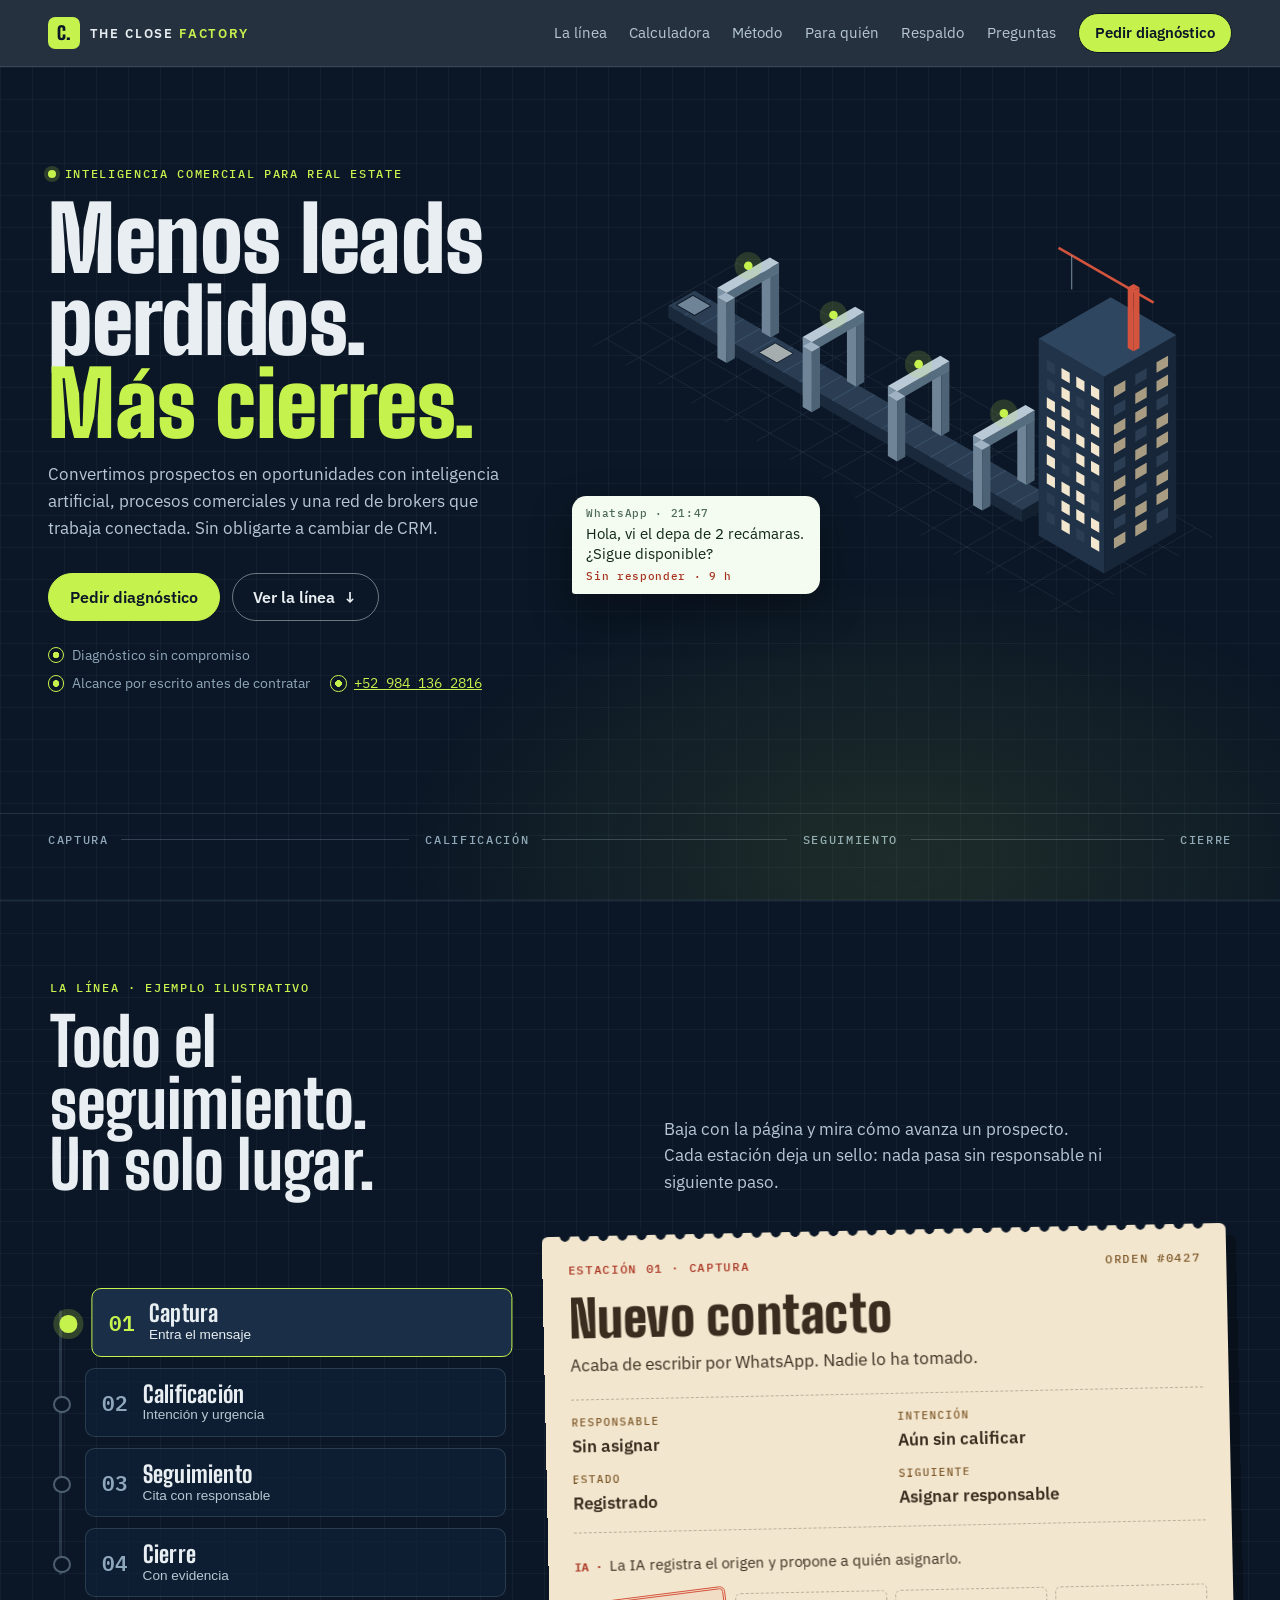
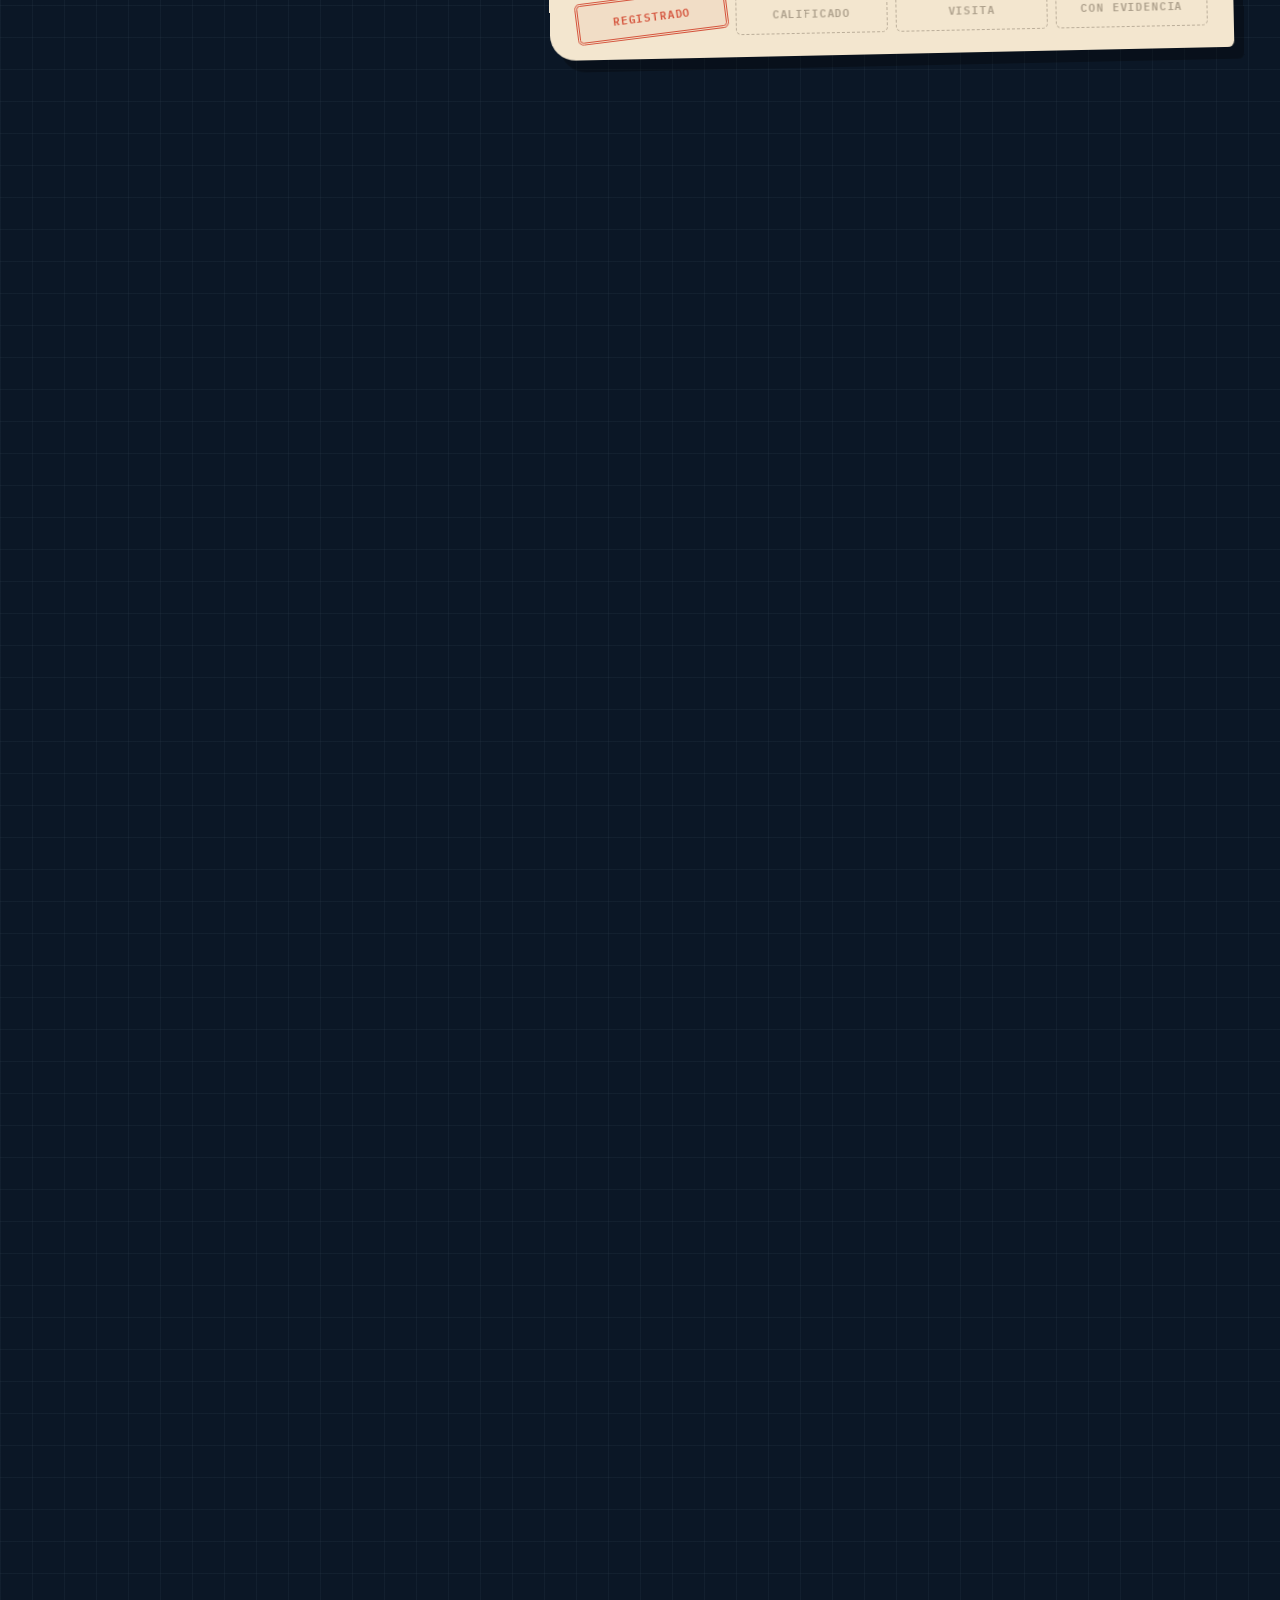
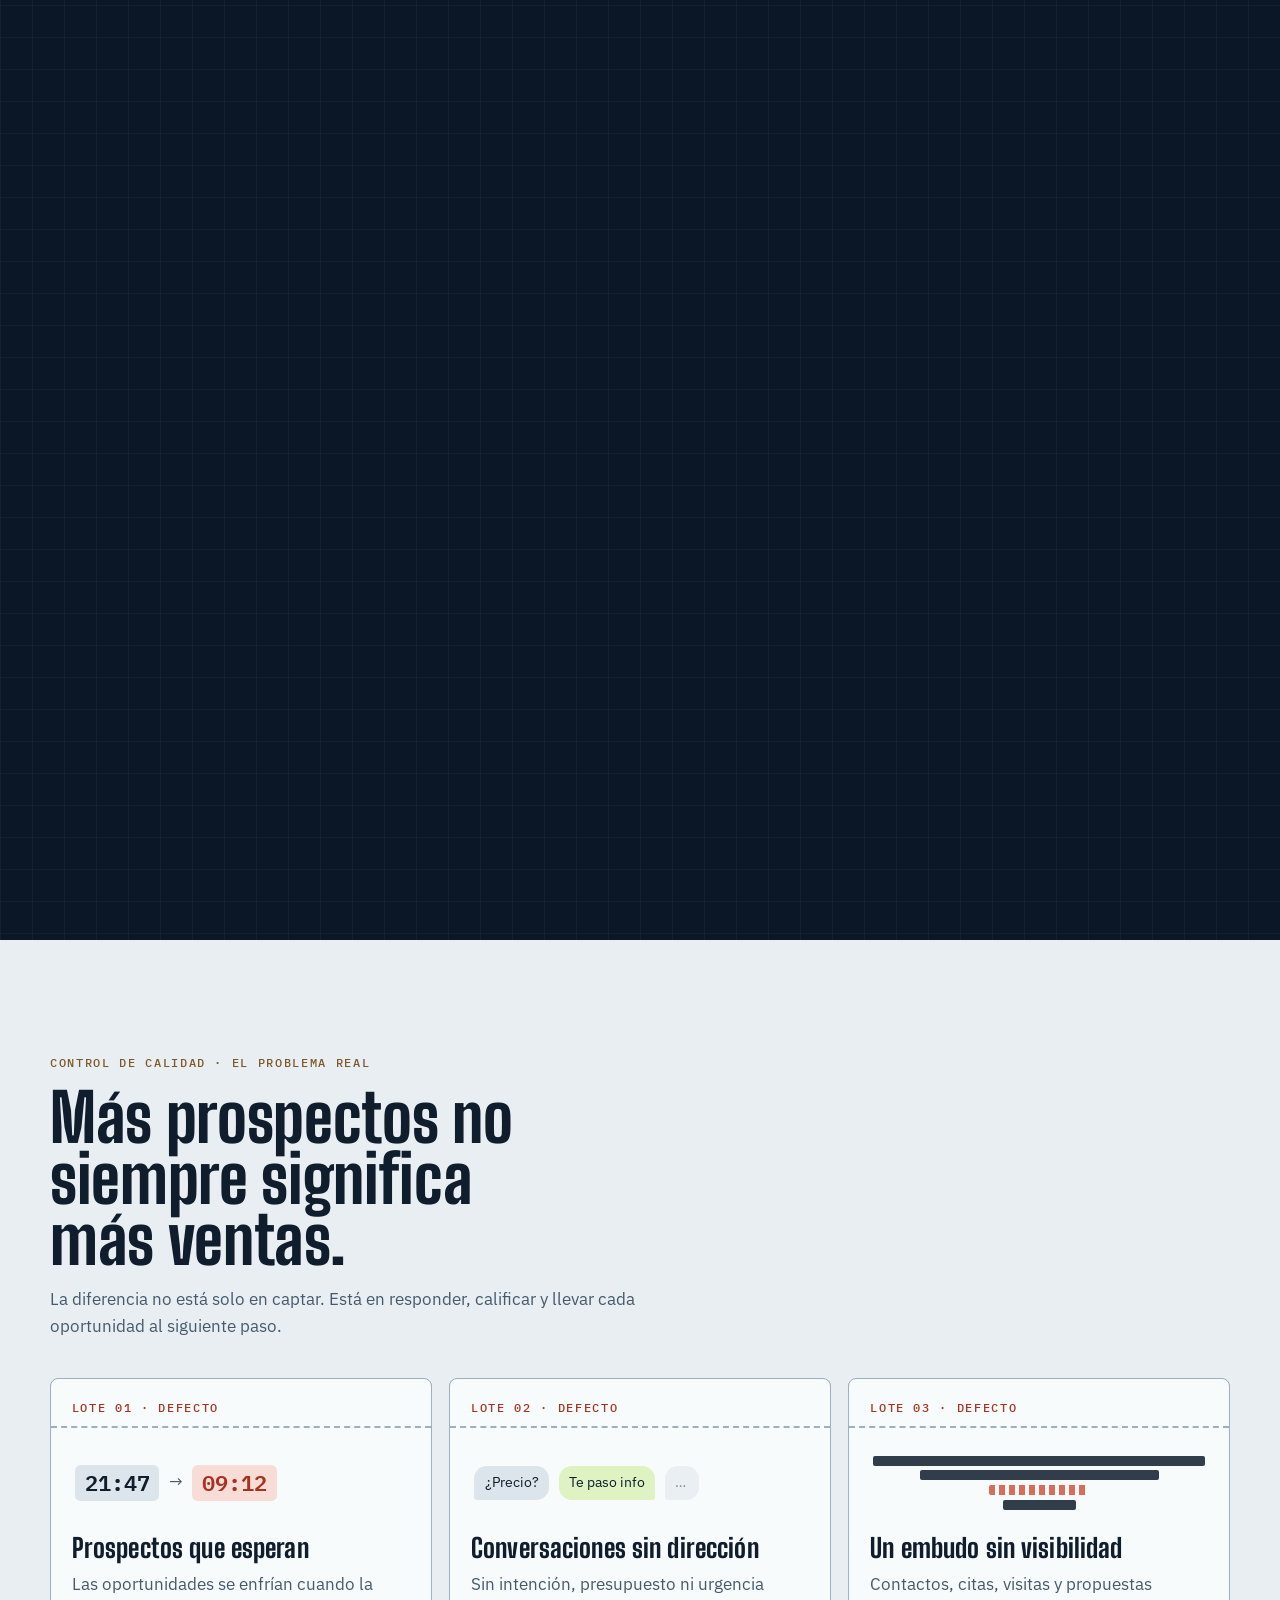
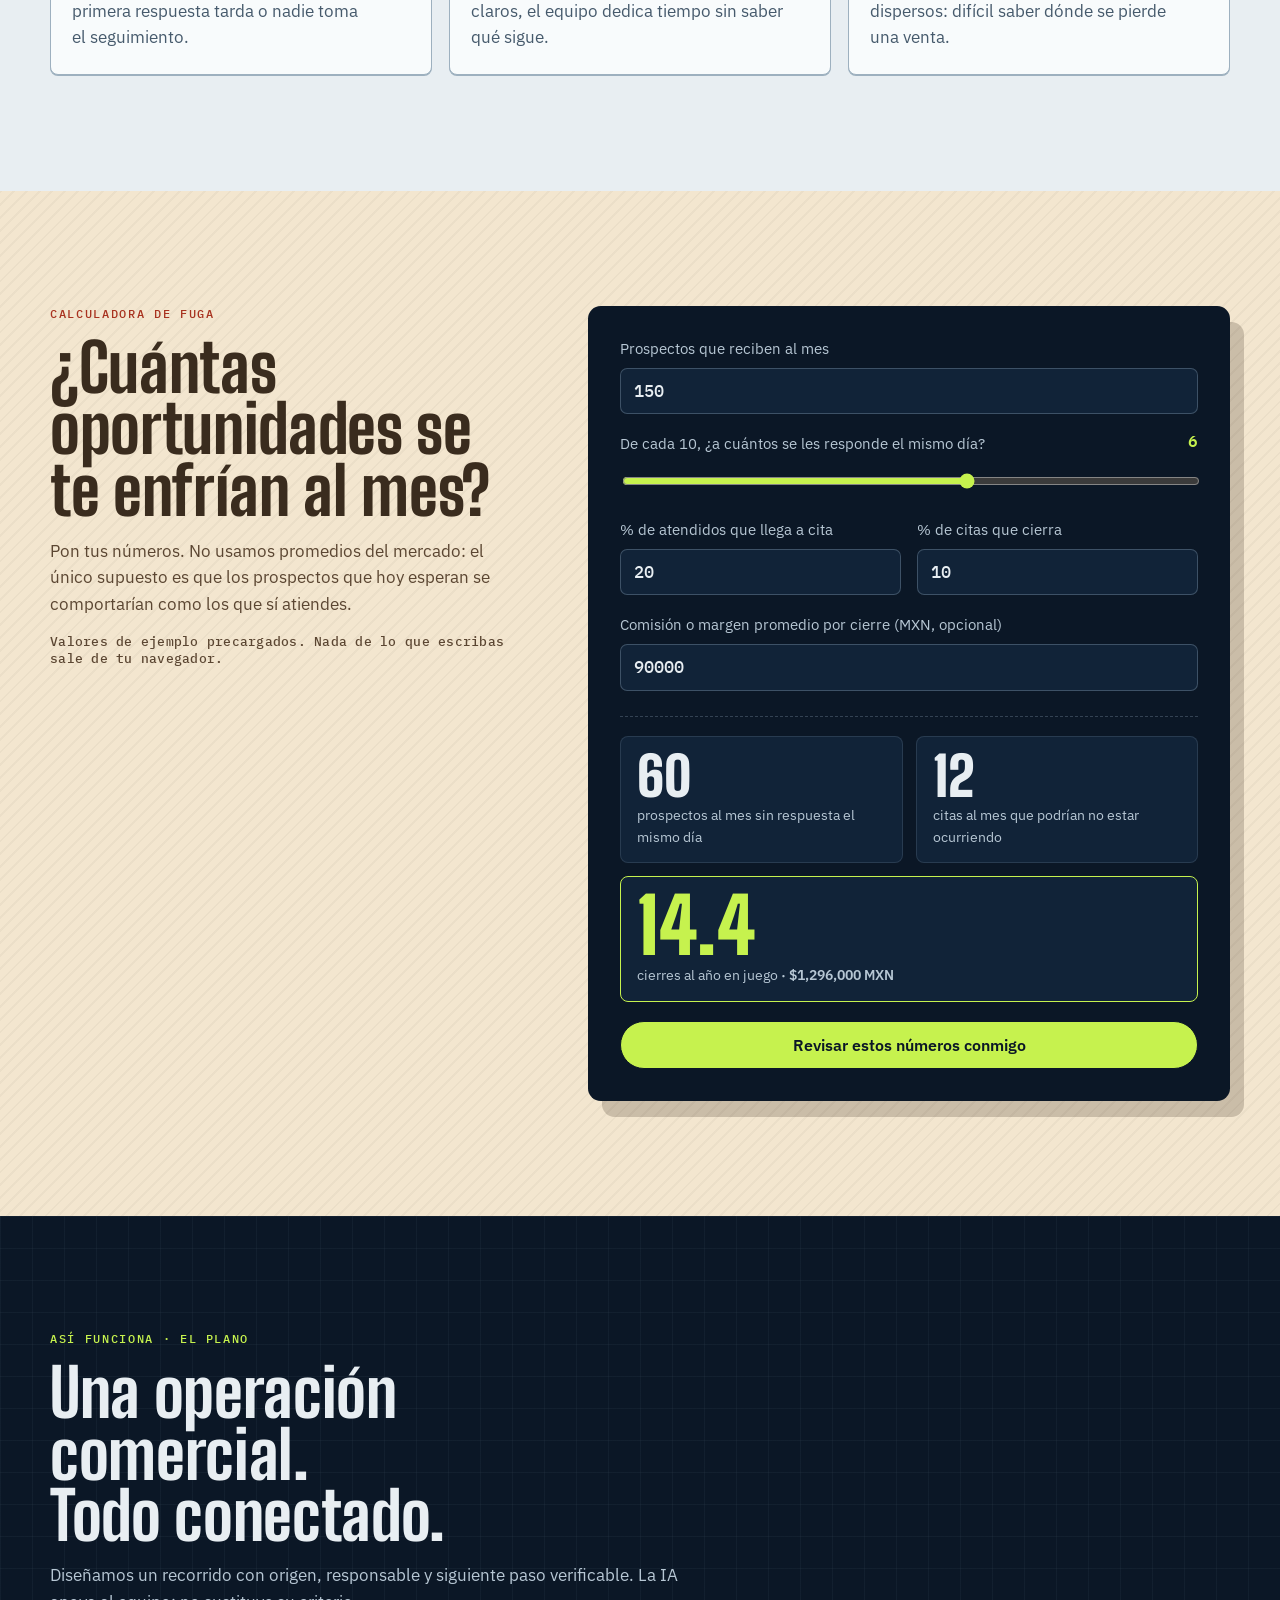
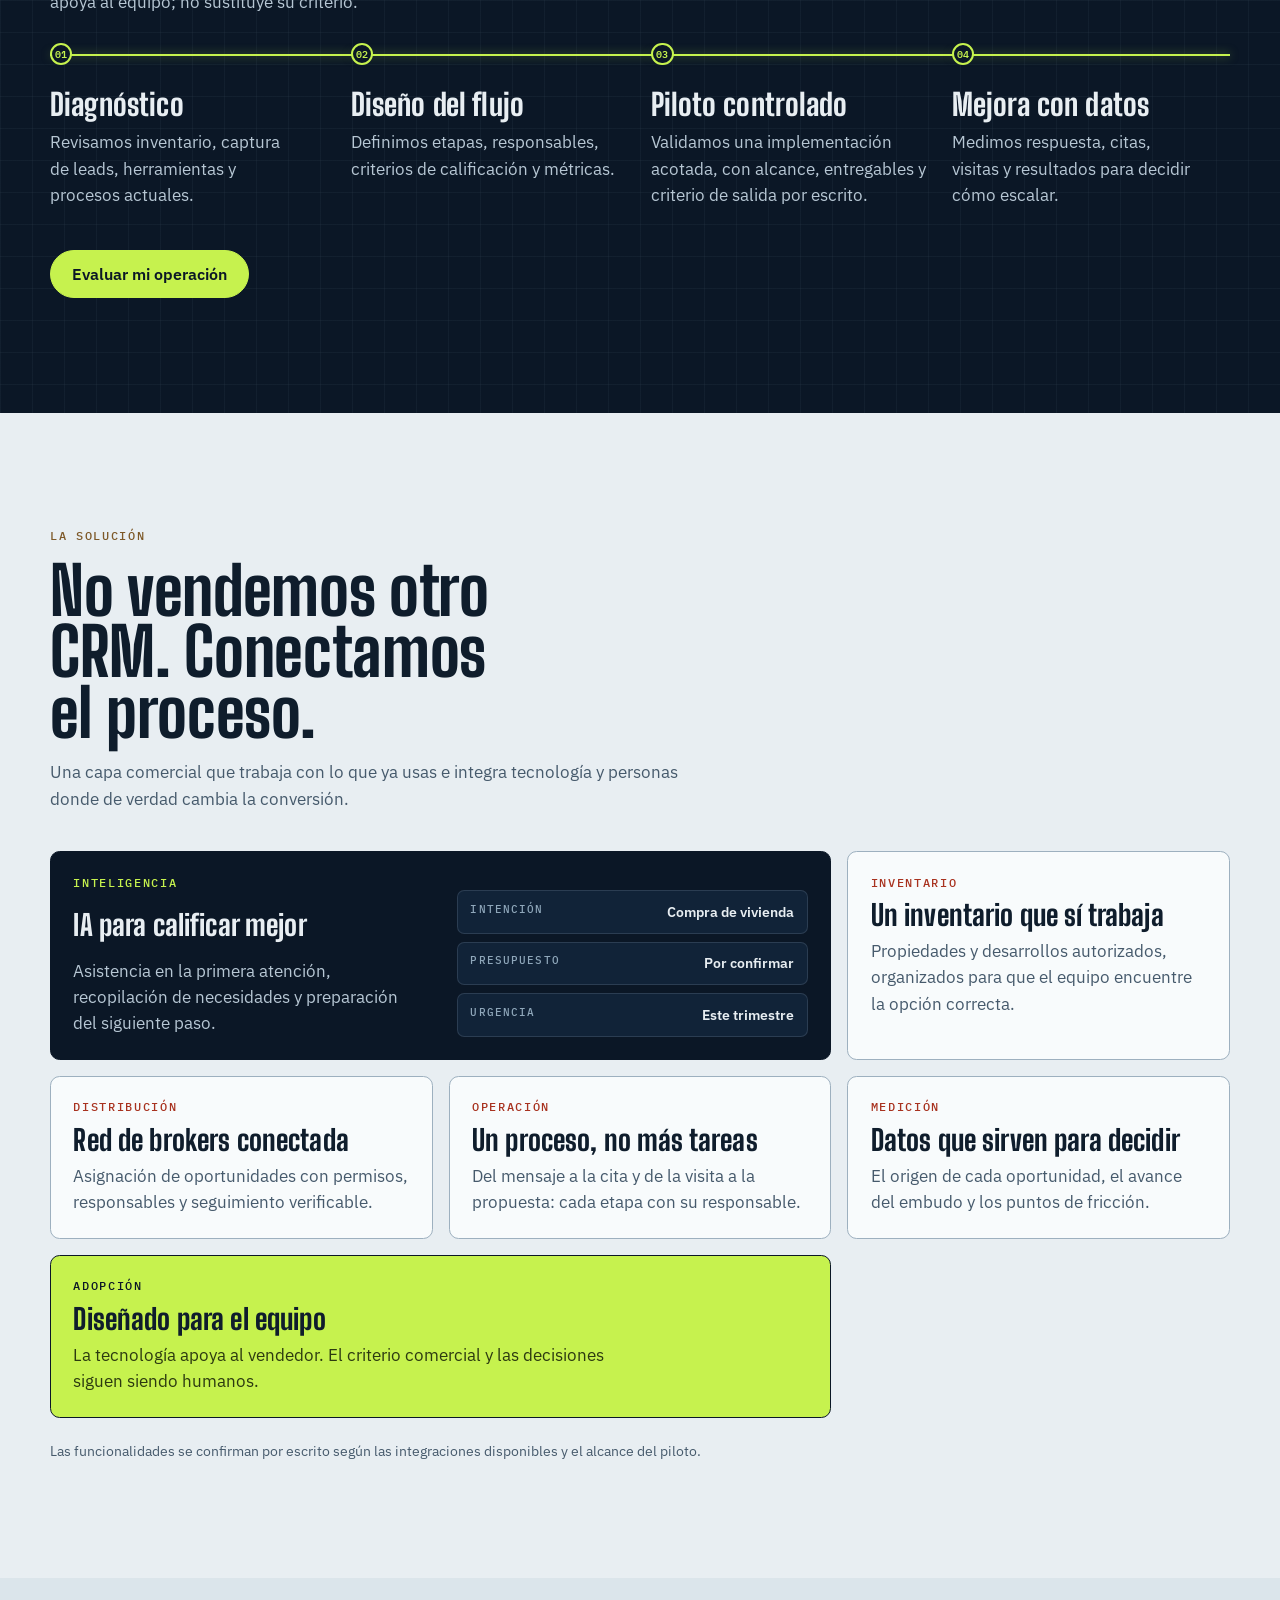
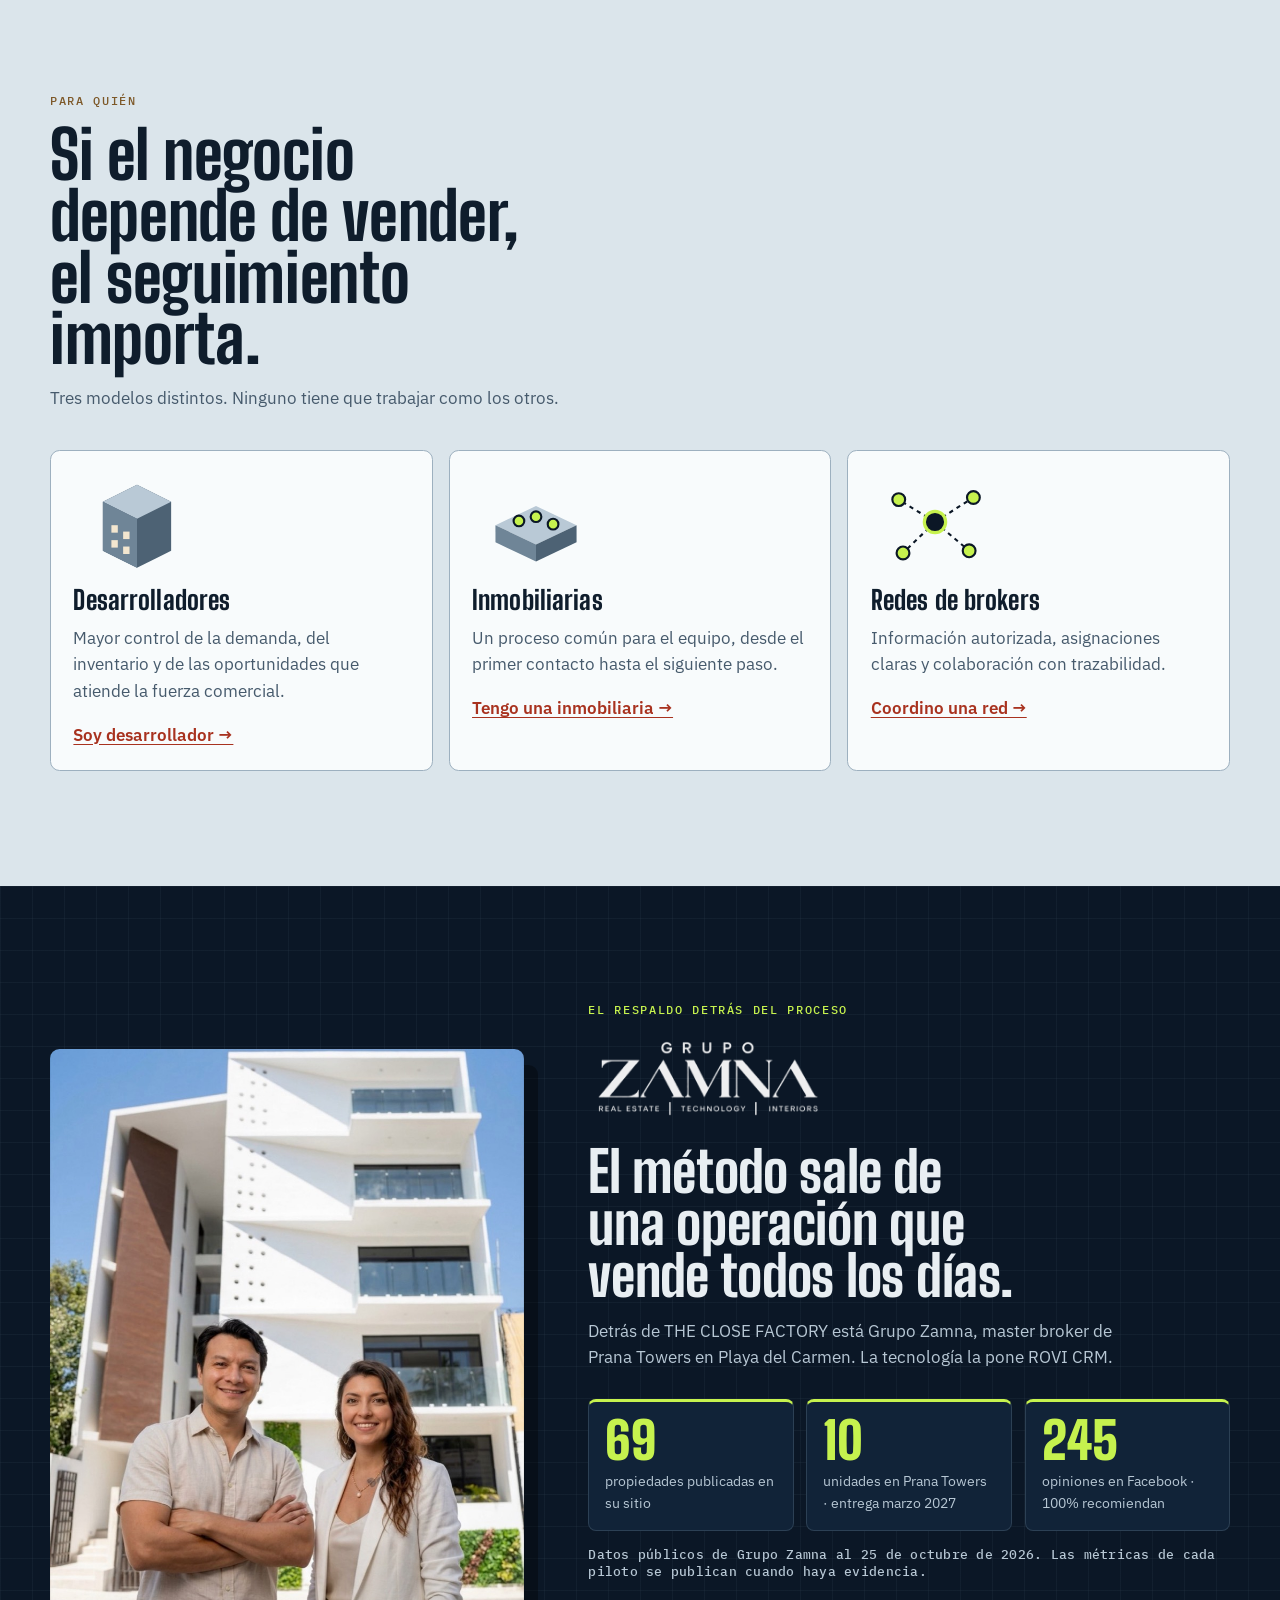
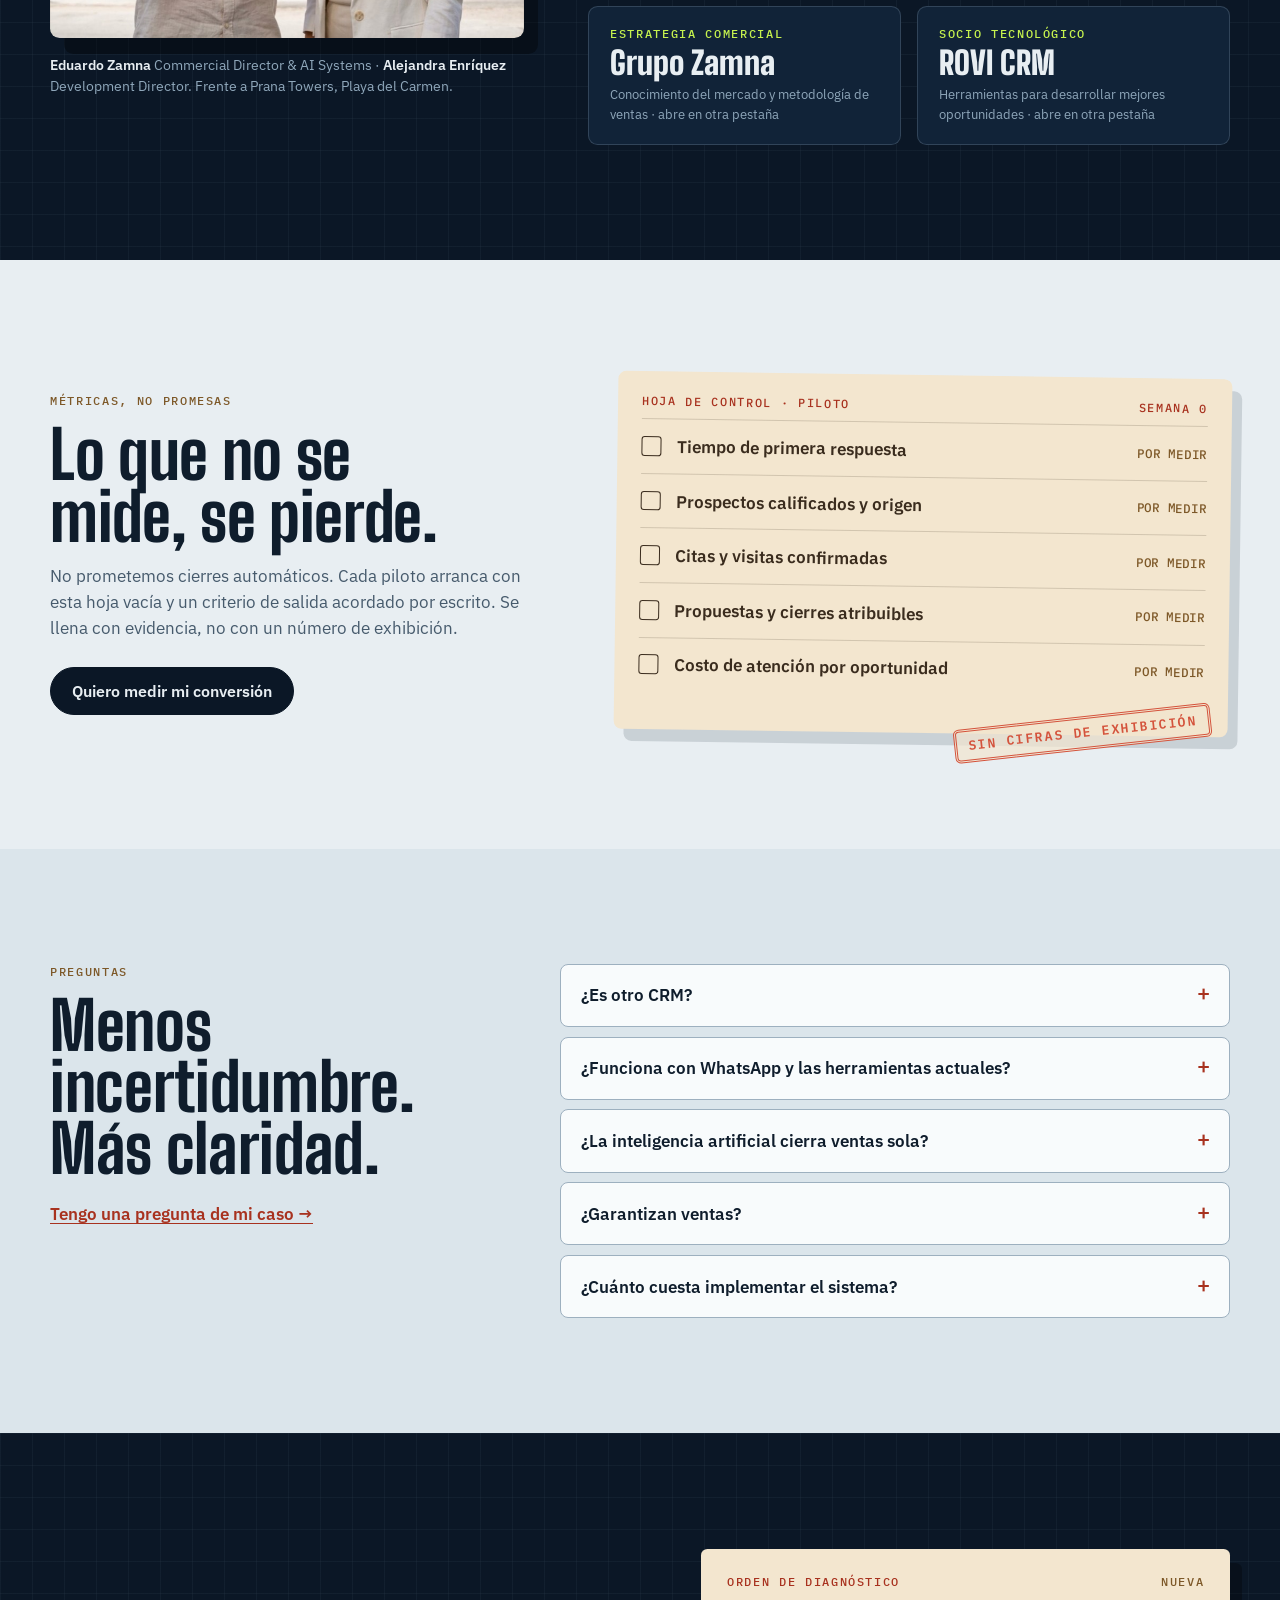
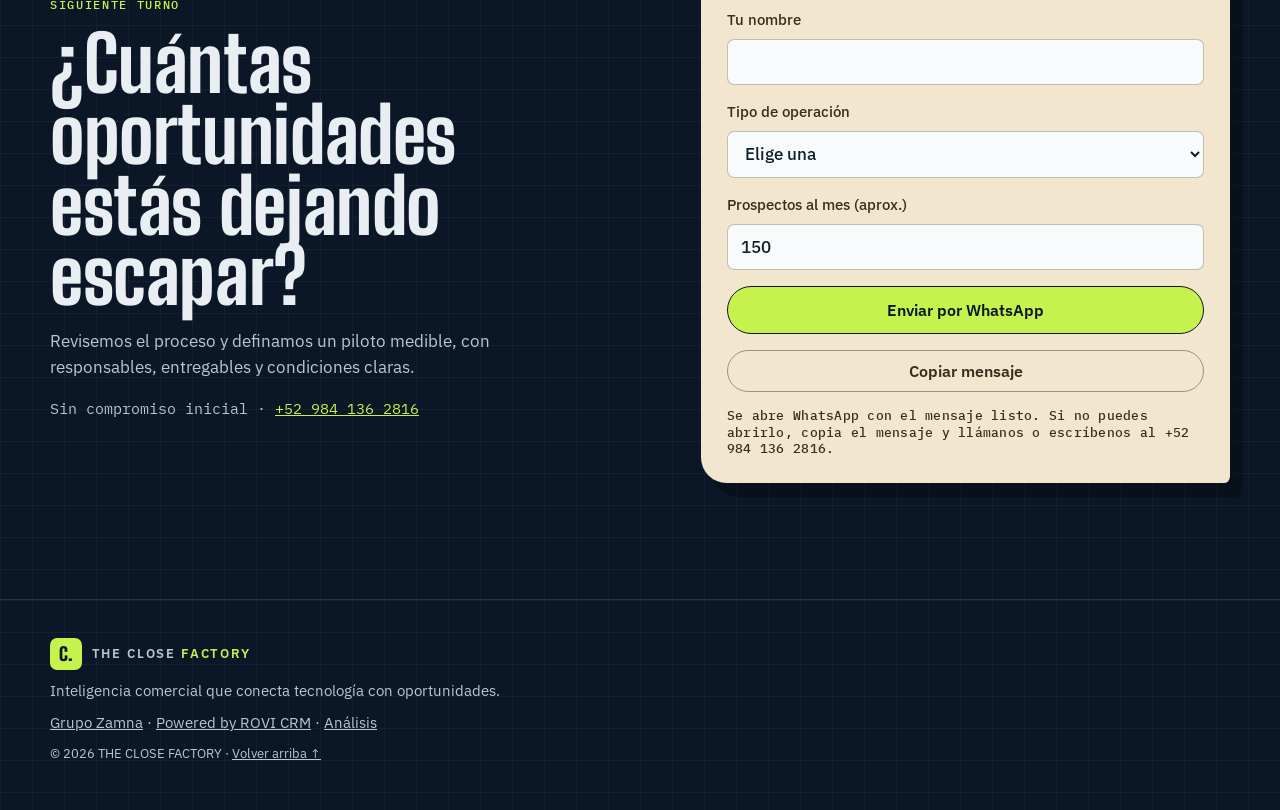
<file: index.html>
<!DOCTYPE html>
<html lang="es-MX">
<head>
  <meta charset="utf-8">
  <meta name="viewport" content="width=device-width, initial-scale=1">
  <meta name="robots" content="index, follow, max-image-preview:large">
  <title>THE CLOSE FACTORY | Inteligencia comercial inmobiliaria</title>
  <meta name="description" content="Menos leads perdidos. Más cierres. Diagnóstico, diseño de flujo y piloto medible para desarrolladores, inmobiliarias y redes de brokers.">
  <link rel="canonical" href="https://closefactory.softvibes.art/">
  <meta name="theme-color" content="#0b1726">
  <meta property="og:type" content="website">
  <meta property="og:locale" content="es_MX">
  <meta property="og:site_name" content="THE CLOSE FACTORY">
  <meta property="og:url" content="https://closefactory.softvibes.art/">
  <meta property="og:title" content="THE CLOSE FACTORY | Menos leads perdidos. Más cierres.">
  <meta property="og:description" content="Inteligencia comercial para desarrolladores, inmobiliarias y redes de brokers. Calcula cuántos prospectos se te enfrían al mes.">
  <meta property="og:image" content="https://closefactory.softvibes.art/img/og.jpg">
  <meta property="og:image:width" content="1200">
  <meta property="og:image:height" content="630">
  <meta property="og:image:alt" content="Diorama de una línea de producción que lleva prospectos hasta un desarrollo inmobiliario">
  <meta name="twitter:card" content="summary_large_image">
  <meta name="twitter:title" content="THE CLOSE FACTORY | Menos leads perdidos. Más cierres.">
  <meta name="twitter:description" content="Inteligencia comercial para desarrolladores, inmobiliarias y redes de brokers.">
  <meta name="twitter:image" content="https://closefactory.softvibes.art/img/og.jpg">
  <link rel="icon" href="favicon.svg" type="image/svg+xml">
  <link rel="preconnect" href="https://fonts.googleapis.com">
  <link rel="preconnect" href="https://fonts.gstatic.com" crossorigin>
  <link href="https://fonts.googleapis.com/css2?family=Big+Shoulders+Display:wght@700;800;900&family=IBM+Plex+Mono:wght@500;600&family=IBM+Plex+Sans:wght@400;500;600&display=swap" rel="stylesheet">
  <link rel="stylesheet" href="styles.css">
  <script type="application/ld+json">
  {
    "@context": "https://schema.org",
    "@graph": [
      {
        "@type": "Organization",
        "@id": "https://closefactory.softvibes.art/#org",
        "name": "THE CLOSE FACTORY",
        "url": "https://closefactory.softvibes.art/",
        "logo": "https://closefactory.softvibes.art/favicon.svg",
        "telephone": "+52 984 136 2816",
        "sameAs": ["https://theclosefactory.vercel.app/"]
      },
      {
        "@type": "ProfessionalService",
        "name": "THE CLOSE FACTORY",
        "provider": {"@id": "https://closefactory.softvibes.art/#org"},
        "description": "Inteligencia comercial inmobiliaria: diagnóstico, diseño de flujo, piloto controlado y medición para desarrolladores, inmobiliarias y redes de brokers.",
        "areaServed": "MX",
        "telephone": "+52 984 136 2816",
        "serviceType": "Consultoría de procesos comerciales inmobiliarios"
      },
      {
        "@type": "FAQPage",
        "mainEntity": [
          {"@type": "Question", "name": "¿Es otro CRM?", "acceptedAnswer": {"@type": "Answer", "text": "No necesariamente. Primero vemos cómo aprovechar la tecnología actual. Solo integramos o desarrollamos lo que aporte al proceso comercial."}},
          {"@type": "Question", "name": "¿Funciona con WhatsApp y las herramientas actuales?", "acceptedAnswer": {"@type": "Answer", "text": "Depende de las integraciones, permisos y servicios disponibles. La compatibilidad se revisa en el diagnóstico, antes de comprometernos con una implementación."}},
          {"@type": "Question", "name": "¿La inteligencia artificial cierra ventas sola?", "acceptedAnswer": {"@type": "Answer", "text": "No. La IA apoya la atención y el seguimiento. Los cierres, autorizaciones y decisiones comerciales requieren supervisión humana."}},
          {"@type": "Question", "name": "¿Garantizan ventas?", "acceptedAnswer": {"@type": "Answer", "text": "No prometemos ventas automáticas. Medimos el flujo y las oportunidades atribuibles. El resultado también depende del inventario, el mercado y el equipo."}},
          {"@type": "Question", "name": "¿Cuánto cuesta implementar el sistema?", "acceptedAnswer": {"@type": "Answer", "text": "El alcance, las condiciones y el precio de cada piloto se definen después del diagnóstico. No hay un precio público único para todos los equipos."}}
        ]
      }
    ]
  }
  </script>
</head>
<body>
  <a class="skip" href="#contenido">Saltar al contenido</a>

  <header class="site-header">
    <a class="wordmark" href="#contenido" aria-label="THE CLOSE FACTORY, inicio"><span class="mark" aria-hidden="true">C.</span><span>THE CLOSE <strong>FACTORY</strong></span></a>
    <button class="nav-toggle" type="button" aria-expanded="false" aria-controls="site-nav">Menú</button>
    <nav id="site-nav" aria-label="Secciones">
      <a href="#linea">La línea</a>
      <a href="#calculadora">Calculadora</a>
      <a href="#como-funciona">Método</a>
      <a href="#para-quien">Para quién</a>
      <a href="#respaldo">Respaldo</a>
      <a href="#preguntas">Preguntas</a>
      <a class="btn btn-sm" data-origen="menú" href="https://wa.me/529841362816?text=Hola%2C%20quiero%20solicitar%20un%20diagn%C3%B3stico%20comercial%20de%20THE%20CLOSE%20FACTORY.%20Vengo%20de%3A%20men%C3%BA.">Pedir diagnóstico</a>
    </nav>
  </header>

  <main id="contenido">
    <!-- 1 · Hero -->
    <section class="hero night" aria-labelledby="hero-title">
      <div class="hero-copy">
        <p class="eyebrow"><span class="dot" aria-hidden="true"></span> Inteligencia comercial para real estate</p>
        <h1 id="hero-title">Menos leads perdidos. <em>Más cierres.</em></h1>
        <p class="lede">Convertimos prospectos en oportunidades con inteligencia artificial, procesos comerciales y una red de brokers que trabaja conectada. Sin obligarte a cambiar de CRM.</p>
        <div class="actions">
          <a class="btn" data-origen="inicio" href="https://wa.me/529841362816?text=Hola%2C%20quiero%20solicitar%20un%20diagn%C3%B3stico%20comercial%20de%20THE%20CLOSE%20FACTORY.%20Vengo%20de%3A%20inicio.">Pedir diagnóstico</a>
          <a class="btn btn-ghost" href="#linea">Ver la línea <span aria-hidden="true">↓</span></a>
        </div>
        <ul class="trust">
          <li>Diagnóstico sin compromiso</li>
          <li>Alcance por escrito antes de contratar</li>
          <li><a href="tel:+529841362816">+52 984 136 2816</a></li>
        </ul>
      </div>
      <figure class="hero-art">
        <!-- linea:inicio -->
        <svg class="linea-svg" viewBox="-192 -42 768 473" role="img" aria-labelledby="linea-svg-t" xmlns="http://www.w3.org/2000/svg"><title id="linea-svg-t">Diorama: prospectos que avanzan por cuatro estaciones hasta un desarrollo inmobiliario</title><line class="grid" x1="0.0" y1="0.0" x2="-167.7" y2="96.8"/><line class="grid" x1="38.1" y1="22.0" x2="-129.6" y2="118.8"/><line class="grid" x1="76.2" y1="44.0" x2="-91.5" y2="140.8"/><line class="grid" x1="114.3" y1="66.0" x2="-53.3" y2="162.8"/><line class="grid" x1="152.4" y1="88.0" x2="-15.2" y2="184.8"/><line class="grid" x1="190.5" y1="110.0" x2="22.9" y2="206.8"/><line class="grid" x1="228.6" y1="132.0" x2="61.0" y2="228.8"/><line class="grid" x1="266.7" y1="154.0" x2="99.1" y2="250.8"/><line class="grid" x1="304.8" y1="176.0" x2="137.2" y2="272.8"/><line class="grid" x1="342.9" y1="198.0" x2="175.3" y2="294.8"/><line class="grid" x1="381.1" y1="220.0" x2="213.4" y2="316.8"/><line class="grid" x1="419.2" y1="242.0" x2="251.5" y2="338.8"/><line class="grid" x1="457.3" y1="264.0" x2="289.6" y2="360.8"/><line class="grid" x1="495.4" y1="286.0" x2="327.7" y2="382.8"/><line class="grid" x1="533.5" y1="308.0" x2="365.8" y2="404.8"/><line class="grid" x1="0.0" y1="0.0" x2="552.5" y2="319.0"/><line class="grid" x1="-38.1" y1="22.0" x2="514.4" y2="341.0"/><line class="grid" x1="-76.2" y1="44.0" x2="476.3" y2="363.0"/><line class="grid" x1="-114.3" y1="66.0" x2="438.2" y2="385.0"/><line class="grid" x1="-152.4" y1="88.0" x2="400.1" y2="407.0"/><polygon class="belt-l" points="-80.0,63.8 331.5,301.4 331.5,287.3 -80.0,49.7"/><polygon class="belt-r" points="362.0,283.8 331.5,301.4 331.5,287.3 362.0,269.7"/><polygon class="belt-t" points="-49.5,32.1 362.0,269.7 331.5,287.3 -80.0,49.7"/><line class="belt-rib" x1="-30.5" y1="43.1" x2="-61.0" y2="60.7"/><line class="belt-rib" x1="-11.4" y1="54.1" x2="-41.9" y2="71.7"/><line class="belt-rib" x1="7.6" y1="65.1" x2="-22.9" y2="82.7"/><line class="belt-rib" x1="26.7" y1="76.1" x2="-3.8" y2="93.7"/><line class="belt-rib" x1="45.7" y1="87.1" x2="15.2" y2="104.7"/><line class="belt-rib" x1="64.8" y1="98.1" x2="34.3" y2="115.7"/><line class="belt-rib" x1="83.8" y1="109.1" x2="53.3" y2="126.7"/><line class="belt-rib" x1="102.9" y1="120.1" x2="72.4" y2="137.7"/><line class="belt-rib" x1="121.9" y1="131.1" x2="91.5" y2="148.7"/><line class="belt-rib" x1="141.0" y1="142.1" x2="110.5" y2="159.7"/><line class="belt-rib" x1="160.0" y1="153.1" x2="129.6" y2="170.7"/><line class="belt-rib" x1="179.1" y1="164.1" x2="148.6" y2="181.7"/><line class="belt-rib" x1="198.1" y1="175.1" x2="167.7" y2="192.7"/><line class="belt-rib" x1="217.2" y1="186.1" x2="186.7" y2="203.7"/><line class="belt-rib" x1="236.3" y1="197.1" x2="205.8" y2="214.7"/><line class="belt-rib" x1="255.3" y1="208.1" x2="224.8" y2="225.7"/><line class="belt-rib" x1="274.4" y1="219.1" x2="243.9" y2="236.7"/><line class="belt-rib" x1="293.4" y1="230.1" x2="262.9" y2="247.7"/><line class="belt-rib" x1="312.5" y1="241.1" x2="282.0" y2="258.7"/><line class="belt-rib" x1="331.5" y1="252.1" x2="301.0" y2="269.7"/><line class="belt-rib" x1="350.6" y1="263.1" x2="320.1" y2="280.7"/><polygon class="tower-l" points="350.6,316.8 426.8,360.8 426.8,132.0 350.6,88.0"/><polygon class="tower-r" points="510.6,312.4 426.8,360.8 426.8,132.0 510.6,83.6"/><polygon class="tower-t" points="434.4,39.6 510.6,83.6 426.8,132.0 350.6,88.0"/><polygon class="win-off" points="360.1,300.3 369.6,305.8 369.6,293.5 360.1,288.0"/><polygon class="win-on" points="377.2,310.2 386.8,315.7 386.8,303.4 377.2,297.9"/><polygon class="win-off" points="394.4,320.1 403.9,325.6 403.9,313.3 394.4,307.8"/><polygon class="win-on" points="411.5,330.0 421.1,335.5 421.1,323.2 411.5,317.7"/><polygon class="win-off" points="501.1,295.9 487.7,303.6 487.7,291.3 501.1,283.6"/><polygon class="win-on dim" points="476.3,310.2 463.0,317.9 463.0,305.6 476.3,297.9"/><polygon class="win-on dim" points="451.5,324.5 438.2,332.2 438.2,319.9 451.5,312.2"/><polygon class="win-off" points="360.1,278.3 369.6,283.8 369.6,271.5 360.1,266.0"/><polygon class="win-on" points="377.2,288.2 386.8,293.7 386.8,281.4 377.2,275.9"/><polygon class="win-on" points="394.4,298.1 403.9,303.6 403.9,291.3 394.4,285.8"/><polygon class="win-on" points="411.5,308.0 421.1,313.5 421.1,301.2 411.5,295.7"/><polygon class="win-on dim" points="501.1,273.9 487.7,281.6 487.7,269.3 501.1,261.6"/><polygon class="win-on dim" points="476.3,288.2 463.0,295.9 463.0,283.6 476.3,275.9"/><polygon class="win-off" points="451.5,302.5 438.2,310.2 438.2,297.9 451.5,290.2"/><polygon class="win-on" points="360.1,256.3 369.6,261.8 369.6,249.5 360.1,244.0"/><polygon class="win-on" points="377.2,266.2 386.8,271.7 386.8,259.4 377.2,253.9"/><polygon class="win-on" points="394.4,276.1 403.9,281.6 403.9,269.3 394.4,263.8"/><polygon class="win-off" points="411.5,286.0 421.1,291.5 421.1,279.2 411.5,273.7"/><polygon class="win-on dim" points="501.1,251.9 487.7,259.6 487.7,247.3 501.1,239.6"/><polygon class="win-off" points="476.3,266.2 463.0,273.9 463.0,261.6 476.3,253.9"/><polygon class="win-on dim" points="451.5,280.5 438.2,288.2 438.2,275.9 451.5,268.2"/><polygon class="win-on" points="360.1,234.3 369.6,239.8 369.6,227.5 360.1,222.0"/><polygon class="win-off" points="377.2,244.2 386.8,249.7 386.8,237.4 377.2,231.9"/><polygon class="win-on" points="394.4,254.1 403.9,259.6 403.9,247.3 394.4,241.8"/><polygon class="win-off" points="411.5,264.0 421.1,269.5 421.1,257.2 411.5,251.7"/><polygon class="win-off" points="501.1,229.9 487.7,237.6 487.7,225.3 501.1,217.6"/><polygon class="win-on dim" points="476.3,244.2 463.0,251.9 463.0,239.6 476.3,231.9"/><polygon class="win-on dim" points="451.5,258.5 438.2,266.2 438.2,253.9 451.5,246.2"/><polygon class="win-on" points="360.1,212.3 369.6,217.8 369.6,205.5 360.1,200.0"/><polygon class="win-off" points="377.2,222.2 386.8,227.7 386.8,215.4 377.2,209.9"/><polygon class="win-on" points="394.4,232.1 403.9,237.6 403.9,225.3 394.4,219.8"/><polygon class="win-on" points="411.5,242.0 421.1,247.5 421.1,235.2 411.5,229.7"/><polygon class="win-on dim" points="501.1,207.9 487.7,215.6 487.7,203.3 501.1,195.6"/><polygon class="win-on dim" points="476.3,222.2 463.0,229.9 463.0,217.6 476.3,209.9"/><polygon class="win-off" points="451.5,236.5 438.2,244.2 438.2,231.9 451.5,224.2"/><polygon class="win-on" points="360.1,190.3 369.6,195.8 369.6,183.5 360.1,178.0"/><polygon class="win-on" points="377.2,200.2 386.8,205.7 386.8,193.4 377.2,187.9"/><polygon class="win-on" points="394.4,210.1 403.9,215.6 403.9,203.3 394.4,197.8"/><polygon class="win-on" points="411.5,220.0 421.1,225.5 421.1,213.2 411.5,207.7"/><polygon class="win-on dim" points="501.1,185.9 487.7,193.6 487.7,181.3 501.1,173.6"/><polygon class="win-off" points="476.3,200.2 463.0,207.9 463.0,195.6 476.3,187.9"/><polygon class="win-on dim" points="451.5,214.5 438.2,222.2 438.2,209.9 451.5,202.2"/><polygon class="win-on" points="360.1,168.3 369.6,173.8 369.6,161.5 360.1,156.0"/><polygon class="win-on" points="377.2,178.2 386.8,183.7 386.8,171.4 377.2,165.9"/><polygon class="win-off" points="394.4,188.1 403.9,193.6 403.9,181.3 394.4,175.8"/><polygon class="win-on" points="411.5,198.0 421.1,203.5 421.1,191.2 411.5,185.7"/><polygon class="win-off" points="501.1,163.9 487.7,171.6 487.7,159.3 501.1,151.6"/><polygon class="win-on dim" points="476.3,178.2 463.0,185.9 463.0,173.6 476.3,165.9"/><polygon class="win-on dim" points="451.5,192.5 438.2,200.2 438.2,187.9 451.5,180.2"/><polygon class="win-off" points="360.1,146.3 369.6,151.8 369.6,139.5 360.1,134.0"/><polygon class="win-on" points="377.2,156.2 386.8,161.7 386.8,149.4 377.2,143.9"/><polygon class="win-off" points="394.4,166.1 403.9,171.6 403.9,159.3 394.4,153.8"/><polygon class="win-on" points="411.5,176.0 421.1,181.5 421.1,169.2 411.5,163.7"/><polygon class="win-on dim" points="501.1,141.9 487.7,149.6 487.7,137.3 501.1,129.6"/><polygon class="win-on dim" points="476.3,156.2 463.0,163.9 463.0,151.6 476.3,143.9"/><polygon class="win-off" points="451.5,170.5 438.2,178.2 438.2,165.9 451.5,158.2"/><polygon class="win-off" points="360.1,124.3 369.6,129.8 369.6,117.5 360.1,112.0"/><polygon class="win-on" points="377.2,134.2 386.8,139.7 386.8,127.4 377.2,121.9"/><polygon class="win-on" points="394.4,144.1 403.9,149.6 403.9,137.3 394.4,131.8"/><polygon class="win-on" points="411.5,154.0 421.1,159.5 421.1,147.2 411.5,141.7"/><polygon class="win-on dim" points="501.1,119.9 487.7,127.6 487.7,115.3 501.1,107.6"/><polygon class="win-off" points="476.3,134.2 463.0,141.9 463.0,129.6 476.3,121.9"/><polygon class="win-on dim" points="451.5,148.5 438.2,156.2 438.2,143.9 451.5,136.2"/><polygon class="crane-l" points="454.2,98.6 461.1,102.5 461.1,32.1 454.2,28.2"/><polygon class="crane-r" points="467.9,98.6 461.1,102.5 461.1,32.1 467.9,28.2"/><polygon class="crane-t" points="461.1,24.2 467.9,28.2 461.1,32.1 454.2,28.2"/><line class="crane-arm" x1="373.8" y1="-17.8" x2="484.3" y2="46.0"/><line class="crane-cable" x1="389.1" y1="-9.0" x2="389.1" y2="30.6"/><g class="station-g" data-n="1"><polygon class="post-l" points="28.6,80.3 39.2,86.5 39.2,16.1 28.6,9.9"/><polygon class="post-r" points="48.8,81.0 39.2,86.5 39.2,16.1 48.8,10.6"/><polygon class="post-t" points="38.1,4.4 48.8,10.6 39.2,16.1 28.6,9.9"/><polygon class="beam-l" points="-22.9,39.6 -12.2,45.8 -12.2,34.8 -22.9,28.6"/><polygon class="beam-r" points="48.8,10.6 -12.2,45.8 -12.2,34.8 48.8,-0.4"/><polygon class="beam-t" points="38.1,-6.6 48.8,-0.4 -12.2,34.8 -22.9,28.6"/><circle class="lamp-halo" cx="13.0" cy="3.1" r="16"/><circle class="lamp" cx="13.0" cy="3.1" r="5"/></g><g class="station-g" data-n="2"><polygon class="post-l" points="127.7,137.5 138.3,143.7 138.3,73.3 127.7,67.1"/><polygon class="post-r" points="147.8,138.2 138.3,143.7 138.3,73.3 147.8,67.8"/><polygon class="post-t" points="137.2,61.6 147.8,67.8 138.3,73.3 127.7,67.1"/><polygon class="beam-l" points="76.2,96.8 86.9,103.0 86.9,92.0 76.2,85.8"/><polygon class="beam-r" points="147.8,67.8 86.9,103.0 86.9,92.0 147.8,56.8"/><polygon class="beam-t" points="137.2,50.6 147.8,56.8 86.9,92.0 76.2,85.8"/><circle class="lamp-halo" cx="112.0" cy="60.3" r="16"/><circle class="lamp" cx="112.0" cy="60.3" r="5"/></g><g class="station-g" data-n="3"><polygon class="post-l" points="226.7,194.7 237.4,200.9 237.4,130.5 226.7,124.3"/><polygon class="post-r" points="246.9,195.4 237.4,200.9 237.4,130.5 246.9,125.0"/><polygon class="post-t" points="236.3,118.8 246.9,125.0 237.4,130.5 226.7,124.3"/><polygon class="beam-l" points="175.3,154.0 186.0,160.2 186.0,149.2 175.3,143.0"/><polygon class="beam-r" points="246.9,125.0 186.0,160.2 186.0,149.2 246.9,114.0"/><polygon class="beam-t" points="236.3,107.8 246.9,114.0 186.0,149.2 175.3,143.0"/><circle class="lamp-halo" cx="211.1" cy="117.5" r="16"/><circle class="lamp" cx="211.1" cy="117.5" r="5"/></g><g class="station-g" data-n="4"><polygon class="post-l" points="325.8,251.9 336.5,258.1 336.5,187.7 325.8,181.5"/><polygon class="post-r" points="346.0,252.6 336.5,258.1 336.5,187.7 346.0,182.2"/><polygon class="post-t" points="335.3,176.0 346.0,182.2 336.5,187.7 325.8,181.5"/><polygon class="beam-l" points="274.4,211.2 285.0,217.4 285.0,206.4 274.4,200.2"/><polygon class="beam-r" points="346.0,182.2 285.0,217.4 285.0,206.4 346.0,171.2"/><polygon class="beam-t" points="335.3,165.0 346.0,171.2 285.0,206.4 274.4,200.2"/><circle class="lamp-halo" cx="310.2" cy="174.7" r="16"/><circle class="lamp" cx="310.2" cy="174.7" r="5"/></g><g class="ticket-g" transform="translate(-51.4 37.6)"><polygon class="tk" points="0.0,0.0 21.0,12.1 1.9,23.1 -19.1,11.0"><animate attributeName="fill" dur="12s" begin="0s" repeatCount="indefinite" values="#6f8597;#6f8597;#f3e6cf;#f3e6cf;#c6f24e" keyTimes="0;0.2;0.3;0.85;1"/></polygon><animateMotion dur="12s" begin="0s" repeatCount="indefinite" path="M0,0 L396.3,228.8"/></g><g class="ticket-g" transform="translate(-51.4 37.6)"><polygon class="tk" points="0.0,0.0 21.0,12.1 1.9,23.1 -19.1,11.0"><animate attributeName="fill" dur="12s" begin="3s" repeatCount="indefinite" values="#6f8597;#6f8597;#f3e6cf;#f3e6cf;#c6f24e" keyTimes="0;0.2;0.3;0.85;1"/></polygon><animateMotion dur="12s" begin="3s" repeatCount="indefinite" path="M0,0 L396.3,228.8"/></g><g class="ticket-g" transform="translate(-51.4 37.6)"><polygon class="tk" points="0.0,0.0 21.0,12.1 1.9,23.1 -19.1,11.0"><animate attributeName="fill" dur="12s" begin="6s" repeatCount="indefinite" values="#6f8597;#6f8597;#f3e6cf;#f3e6cf;#c6f24e" keyTimes="0;0.2;0.3;0.85;1"/></polygon><animateMotion dur="12s" begin="6s" repeatCount="indefinite" path="M0,0 L396.3,228.8"/></g><g class="ticket-g" transform="translate(-51.4 37.6)"><polygon class="tk" points="0.0,0.0 21.0,12.1 1.9,23.1 -19.1,11.0"><animate attributeName="fill" dur="12s" begin="9s" repeatCount="indefinite" values="#6f8597;#6f8597;#f3e6cf;#f3e6cf;#c6f24e" keyTimes="0;0.2;0.3;0.85;1"/></polygon><animateMotion dur="12s" begin="9s" repeatCount="indefinite" path="M0,0 L396.3,228.8"/></g><polygon class="post-l" points="-22.9,110.0 -12.2,116.2 -12.2,45.8 -22.9,39.6"/><polygon class="post-r" points="-2.7,110.7 -12.2,116.2 -12.2,45.8 -2.7,40.3"/><polygon class="post-t" points="-13.3,34.1 -2.7,40.3 -12.2,45.8 -22.9,39.6"/><polygon class="post-l" points="76.2,167.2 86.9,173.4 86.9,103.0 76.2,96.8"/><polygon class="post-r" points="96.4,167.9 86.9,173.4 86.9,103.0 96.4,97.5"/><polygon class="post-t" points="85.7,91.3 96.4,97.5 86.9,103.0 76.2,96.8"/><polygon class="post-l" points="175.3,224.4 186.0,230.6 186.0,160.2 175.3,154.0"/><polygon class="post-r" points="195.5,225.1 186.0,230.6 186.0,160.2 195.5,154.7"/><polygon class="post-t" points="184.8,148.5 195.5,154.7 186.0,160.2 175.3,154.0"/><polygon class="post-l" points="274.4,281.6 285.0,287.8 285.0,217.4 274.4,211.2"/><polygon class="post-r" points="294.6,282.3 285.0,287.8 285.0,217.4 294.6,211.9"/><polygon class="post-t" points="283.9,205.7 294.6,211.9 285.0,217.4 274.4,211.2"/></svg>
        <!-- linea:fin -->
        <figcaption class="bubble" aria-hidden="true">
          <span class="bubble-meta">WhatsApp · 21:47</span>
          Hola, vi el depa de 2 recámaras. ¿Sigue disponible?
          <span class="bubble-state">Sin responder · 9 h</span>
        </figcaption>
      </figure>
      <ol class="hero-strip" aria-label="Estaciones de la línea">
        <li>Captura</li><li>Calificación</li><li>Seguimiento</li><li>Cierre</li>
      </ol>
    </section>

    <!-- 2 · La línea (movimiento firma) -->
    <section class="linea night" id="linea" aria-labelledby="linea-title">
      <div class="linea-pin">
        <div class="linea-head">
          <p class="eyebrow">La línea · ejemplo ilustrativo</p>
          <h2 id="linea-title">Todo el seguimiento. Un solo lugar.</h2>
          <p id="linea-hint">Baja con la página y mira cómo avanza un prospecto. Cada estación deja un sello: nada pasa sin responsable ni siguiente paso.</p>
        </div>
        <div class="linea-stage">
          <div class="rail" role="group" aria-label="Estaciones del seguimiento">
            <div class="rail-track" aria-hidden="true"><span class="rail-fill"></span></div>
            <button class="station" type="button" data-i="0" aria-pressed="true"><span class="st-n">01</span><span class="st-t">Captura</span><small>Entra el mensaje</small></button>
            <button class="station" type="button" data-i="1" aria-pressed="false"><span class="st-n">02</span><span class="st-t">Calificación</span><small>Intención y urgencia</small></button>
            <button class="station" type="button" data-i="2" aria-pressed="false"><span class="st-n">03</span><span class="st-t">Seguimiento</span><small>Cita con responsable</small></button>
            <button class="station" type="button" data-i="3" aria-pressed="false"><span class="st-n">04</span><span class="st-t">Cierre</span><small>Con evidencia</small></button>
          </div>
          <article class="ticket" id="ticket" aria-live="polite">
            <p class="ticket-kicker"><span data-field="kicker">Estación 01 · Captura</span><span class="ticket-id">Orden #0427</span></p>
            <h3 data-field="name">Nuevo contacto</h3>
            <p class="ticket-detail" data-field="detail">Acaba de escribir por WhatsApp. Nadie lo ha tomado.</p>
            <dl>
              <div><dt>Responsable</dt><dd data-field="owner">Sin asignar</dd></div>
              <div><dt>Intención</dt><dd data-field="intent">Aún sin calificar</dd></div>
              <div><dt>Estado</dt><dd data-field="state">Registrado</dd></div>
              <div><dt>Siguiente</dt><dd data-field="next">Asignar responsable</dd></div>
            </dl>
            <p class="assist" data-field="assist">La IA registra el origen y propone a quién asignarlo.</p>
            <div class="stamps" aria-hidden="true">
              <span class="seal" data-s="0">Registrado</span>
              <span class="seal" data-s="1">Calificado</span>
              <span class="seal" data-s="2">Visita</span>
              <span class="seal" data-s="3">Con evidencia</span>
            </div>
          </article>
        </div>
      </div>
    </section>

    <!-- 3 · Problema -->
    <section class="problem paper" aria-labelledby="problem-title">
      <div class="wrap">
        <div class="section-head">
          <p class="eyebrow">Control de calidad · el problema real</p>
          <h2 id="problem-title">Más prospectos no siempre significa más ventas.</h2>
          <p>La diferencia no está solo en captar. Está en responder, calificar y llevar cada oportunidad al siguiente paso.</p>
        </div>
        <div class="defects">
          <article class="defect">
            <p class="lot">Lote 01 · Defecto</p>
            <div class="defect-vis" aria-hidden="true"><span class="clock">21:47</span><span class="arrow">→</span><span class="clock late">09:12</span></div>
            <h3>Prospectos que esperan</h3>
            <p>Las oportunidades se enfrían cuando la primera respuesta tarda o nadie toma el seguimiento.</p>
          </article>
          <article class="defect">
            <p class="lot">Lote 02 · Defecto</p>
            <div class="defect-vis" aria-hidden="true"><span class="chat">¿Precio?</span><span class="chat out">Te paso info</span><span class="chat ghost">…</span></div>
            <h3>Conversaciones sin dirección</h3>
            <p>Sin intención, presupuesto ni urgencia claros, el equipo dedica tiempo sin saber qué sigue.</p>
          </article>
          <article class="defect">
            <p class="lot">Lote 03 · Defecto</p>
            <div class="defect-vis funnel" aria-hidden="true"><span style="--w:100%"></span><span style="--w:72%"></span><span style="--w:30%" class="gap"></span><span style="--w:22%"></span></div>
            <h3>Un embudo sin visibilidad</h3>
            <p>Contactos, citas, visitas y propuestas dispersos: difícil saber dónde se pierde una venta.</p>
          </article>
        </div>
      </div>
    </section>

    <!-- 4 · Calculadora (pico) -->
    <section class="calc manila-band" id="calculadora" aria-labelledby="calc-title">
      <div class="wrap calc-grid">
        <div class="calc-copy">
          <p class="eyebrow">Calculadora de fuga</p>
          <h2 id="calc-title">¿Cuántas oportunidades se te enfrían al mes?</h2>
          <p>Pon tus números. No usamos promedios del mercado: el único supuesto es que los prospectos que hoy esperan se comportarían como los que sí atiendes.</p>
          <p class="fine">Valores de ejemplo precargados. Nada de lo que escribas sale de tu navegador.</p>
        </div>
        <form class="calc-form" id="calc-form" novalidate>
          <label class="field">
            <span>Prospectos que reciben al mes</span>
            <input type="number" name="leads" inputmode="numeric" min="0" max="100000" step="1" value="150">
          </label>
          <label class="field">
            <span>De cada 10, ¿a cuántos se les responde el mismo día? <output name="atendidosOut" for="atendidos">6</output></span>
            <input type="range" id="atendidos" name="atendidosDe10" min="0" max="10" step="1" value="6">
          </label>
          <div class="field-row">
            <label class="field">
              <span>% de atendidos que llega a cita</span>
              <input type="number" name="citaPct" inputmode="decimal" min="0" max="100" step="1" value="20">
            </label>
            <label class="field">
              <span>% de citas que cierra</span>
              <input type="number" name="cierrePct" inputmode="decimal" min="0" max="100" step="1" value="10">
            </label>
          </div>
          <label class="field">
            <span>Comisión o margen promedio por cierre (MXN, opcional)</span>
            <input type="number" name="comision" inputmode="numeric" min="0" step="1000" value="90000">
          </label>
          <div class="calc-out" aria-live="polite">
            <div class="readout"><output id="o-espera">60</output><span>prospectos al mes sin respuesta el mismo día</span></div>
            <div class="readout"><output id="o-citas">12</output><span>citas al mes que podrían no estar ocurriendo</span></div>
            <div class="readout big"><output id="o-cierres">14.4</output><span>cierres al año en juego<span class="readout-money" id="o-dinero"> · $1,296,000 MXN</span></span></div>
          </div>
          <a class="btn" id="calc-cta" data-origen="calculadora" href="https://wa.me/529841362816?text=Hola%2C%20quiero%20solicitar%20un%20diagn%C3%B3stico%20comercial%20de%20THE%20CLOSE%20FACTORY.%20Vengo%20de%3A%20calculadora.">Revisar estos números conmigo</a>
        </form>
      </div>
    </section>

    <!-- 5 · Método -->
    <section class="method night" id="como-funciona" aria-labelledby="method-title">
      <div class="wrap">
        <div class="section-head">
          <p class="eyebrow">Así funciona · el plano</p>
          <h2 id="method-title">Una operación comercial. Todo conectado.</h2>
          <p>Diseñamos un recorrido con origen, responsable y siguiente paso verificable. La IA apoya al equipo; no sustituye su criterio.</p>
        </div>
        <ol class="blueprint">
          <li><span class="bp-n">01</span><h3>Diagnóstico</h3><p>Revisamos inventario, captura de leads, herramientas y procesos actuales.</p></li>
          <li><span class="bp-n">02</span><h3>Diseño del flujo</h3><p>Definimos etapas, responsables, criterios de calificación y métricas.</p></li>
          <li><span class="bp-n">03</span><h3>Piloto controlado</h3><p>Validamos una implementación acotada, con alcance, entregables y criterio de salida por escrito.</p></li>
          <li><span class="bp-n">04</span><h3>Mejora con datos</h3><p>Medimos respuesta, citas, visitas y resultados para decidir cómo escalar.</p></li>
        </ol>
        <a class="btn" data-origen="cómo funciona" href="https://wa.me/529841362816?text=Hola%2C%20quiero%20solicitar%20un%20diagn%C3%B3stico%20comercial%20de%20THE%20CLOSE%20FACTORY.%20Vengo%20de%3A%20c%C3%B3mo%20funciona.">Evaluar mi operación</a>
      </div>
    </section>

    <!-- 6 · Solución -->
    <section class="solution paper" id="solucion" aria-labelledby="solution-title">
      <div class="wrap">
        <div class="section-head">
          <p class="eyebrow">La solución</p>
          <h2 id="solution-title">No vendemos otro CRM. Conectamos el proceso.</h2>
          <p>Una capa comercial que trabaja con lo que ya usas e integra tecnología y personas donde de verdad cambia la conversión.</p>
        </div>
        <div class="bento">
          <article class="b-wide b-dark">
            <p class="lot">Inteligencia</p>
            <h3>IA para calificar mejor</h3>
            <p>Asistencia en la primera atención, recopilación de necesidades y preparación del siguiente paso.</p>
            <ul class="qual" aria-label="Ejemplo de calificación">
              <li><span>Intención</span><b>Compra de vivienda</b></li>
              <li><span>Presupuesto</span><b>Por confirmar</b></li>
              <li><span>Urgencia</span><b>Este trimestre</b></li>
            </ul>
          </article>
          <article><p class="lot">Inventario</p><h3>Un inventario que sí trabaja</h3><p>Propiedades y desarrollos autorizados, organizados para que el equipo encuentre la opción correcta.</p></article>
          <article><p class="lot">Distribución</p><h3>Red de brokers conectada</h3><p>Asignación de oportunidades con permisos, responsables y seguimiento verificable.</p></article>
          <article><p class="lot">Operación</p><h3>Un proceso, no más tareas</h3><p>Del mensaje a la cita y de la visita a la propuesta: cada etapa con su responsable.</p></article>
          <article><p class="lot">Medición</p><h3>Datos que sirven para decidir</h3><p>El origen de cada oportunidad, el avance del embudo y los puntos de fricción.</p></article>
          <article class="b-wide b-lime">
            <p class="lot">Adopción</p>
            <h3>Diseñado para el equipo</h3>
            <p>La tecnología apoya al vendedor. El criterio comercial y las decisiones siguen siendo humanos.</p>
          </article>
        </div>
        <p class="note">Las funcionalidades se confirman por escrito según las integraciones disponibles y el alcance del piloto.</p>
      </div>
    </section>

    <!-- 7 · Para quién -->
    <section class="audiences paper-2" id="para-quien" aria-labelledby="aud-title">
      <div class="wrap">
        <div class="section-head">
          <p class="eyebrow">Para quién</p>
          <h2 id="aud-title">Si el negocio depende de vender, el seguimiento importa.</h2>
          <p>Tres modelos distintos. Ninguno tiene que trabajar como los otros.</p>
        </div>
        <div class="roles">
          <article>
            <svg class="role-ico" viewBox="0 0 120 90" aria-hidden="true"><polygon points="60,10 92,26 92,72 60,88 28,72 28,26" class="i-r"/><polygon points="60,10 92,26 60,42 28,26" class="i-t"/><polygon points="28,26 60,42 60,88 28,72" class="i-l"/><g class="i-win"><rect x="36" y="48" width="6" height="7"/><rect x="47" y="54" width="6" height="7"/><rect x="36" y="62" width="6" height="7"/><rect x="47" y="68" width="6" height="7"/></g></svg>
            <h3>Desarrolladores</h3>
            <p>Mayor control de la demanda, del inventario y de las oportunidades que atiende la fuerza comercial.</p>
            <a class="text-link" data-origen="desarrolladores" href="https://wa.me/529841362816?text=Hola%2C%20quiero%20solicitar%20un%20diagn%C3%B3stico%20comercial%20de%20THE%20CLOSE%20FACTORY.%20Vengo%20de%3A%20desarrolladores.">Soy desarrollador →</a>
          </article>
          <article>
            <svg class="role-ico" viewBox="0 0 120 90" aria-hidden="true"><polygon points="22,48 60,30 98,48 60,66" class="i-t"/><polygon points="22,48 60,66 60,82 22,64" class="i-l"/><polygon points="60,66 98,48 98,64 60,82" class="i-r"/><circle cx="44" cy="44" r="5" class="i-dot"/><circle cx="60" cy="40" r="5" class="i-dot"/><circle cx="76" cy="47" r="5" class="i-dot"/></svg>
            <h3>Inmobiliarias</h3>
            <p>Un proceso común para el equipo, desde el primer contacto hasta el siguiente paso.</p>
            <a class="text-link" data-origen="inmobiliarias" href="https://wa.me/529841362816?text=Hola%2C%20quiero%20solicitar%20un%20diagn%C3%B3stico%20comercial%20de%20THE%20CLOSE%20FACTORY.%20Vengo%20de%3A%20inmobiliarias.">Tengo una inmobiliaria →</a>
          </article>
          <article>
            <svg class="role-ico" viewBox="0 0 120 90" aria-hidden="true"><g class="i-link"><line x1="60" y1="45" x2="26" y2="24"/><line x1="60" y1="45" x2="96" y2="22"/><line x1="60" y1="45" x2="30" y2="74"/><line x1="60" y1="45" x2="92" y2="72"/></g><circle cx="60" cy="45" r="10" class="i-hub"/><circle cx="26" cy="24" r="6" class="i-dot"/><circle cx="96" cy="22" r="6" class="i-dot"/><circle cx="30" cy="74" r="6" class="i-dot"/><circle cx="92" cy="72" r="6" class="i-dot"/></svg>
            <h3>Redes de brokers</h3>
            <p>Información autorizada, asignaciones claras y colaboración con trazabilidad.</p>
            <a class="text-link" data-origen="redes de brokers" href="https://wa.me/529841362816?text=Hola%2C%20quiero%20solicitar%20un%20diagn%C3%B3stico%20comercial%20de%20THE%20CLOSE%20FACTORY.%20Vengo%20de%3A%20redes%20de%20brokers.">Coordino una red →</a>
          </article>
        </div>
      </div>
    </section>

    <!-- 8 · Respaldo: caso Grupo Zamna -->
    <section class="backing night" id="respaldo" aria-labelledby="backing-title">
      <div class="wrap case-grid">
        <figure class="case-photo">
          <img src="img/zamna-prana.jpg" width="886" height="1100" loading="lazy" alt="Eduardo Zamna y Alejandra Enríquez, de Grupo Zamna, frente a Prana Towers en Playa del Carmen">
          <figcaption><b>Eduardo Zamna</b> Commercial Director &amp; AI Systems · <b>Alejandra Enríquez</b> Development Director. Frente a Prana Towers, Playa del Carmen.</figcaption>
        </figure>
        <div class="case-copy">
          <p class="eyebrow">El respaldo detrás del proceso</p>
          <img class="case-logo" src="img/grupo-zamna.png" width="520" height="197" alt="Grupo Zamna · Real Estate · Technology · Interiors">
          <h2 id="backing-title">El método sale de una operación que vende todos los días.</h2>
          <p>Detrás de THE CLOSE FACTORY está Grupo Zamna, master broker de Prana Towers en Playa del Carmen. La tecnología la pone ROVI CRM.</p>
          <dl class="case-stats">
            <div><dt>69</dt><dd>propiedades publicadas en su sitio</dd></div>
            <div><dt>10</dt><dd>unidades en Prana Towers · entrega marzo 2027</dd></div>
            <div><dt>245</dt><dd>opiniones en Facebook · 100% recomiendan</dd></div>
          </dl>
          <p class="fine">Datos públicos de Grupo Zamna al 25 de octubre de 2026. Las métricas de cada piloto se publican cuando haya evidencia.</p>
          <div class="partners">
            <a href="https://grupozamna.com/" target="_blank" rel="noopener noreferrer"><span class="lot">Estrategia comercial</span><strong>Grupo Zamna</strong><small>Conocimiento del mercado y metodología de ventas · abre en otra pestaña</small></a>
            <a href="https://rovicrm.com/" target="_blank" rel="noopener noreferrer"><span class="lot">Socio tecnológico</span><strong>ROVI CRM</strong><small>Herramientas para desarrollar mejores oportunidades · abre en otra pestaña</small></a>
          </div>
        </div>
      </div>
    </section>

    <!-- 9 · Métricas -->
    <section class="metrics paper" aria-labelledby="metrics-title">
      <div class="wrap metrics-grid">
        <div>
          <p class="eyebrow">Métricas, no promesas</p>
          <h2 id="metrics-title">Lo que no se mide, se pierde.</h2>
          <p>No prometemos cierres automáticos. Cada piloto arranca con esta hoja vacía y un criterio de salida acordado por escrito. Se llena con evidencia, no con un número de exhibición.</p>
          <a class="btn btn-dark" data-origen="métricas" href="https://wa.me/529841362816?text=Hola%2C%20quiero%20solicitar%20un%20diagn%C3%B3stico%20comercial%20de%20THE%20CLOSE%20FACTORY.%20Vengo%20de%3A%20m%C3%A9tricas.">Quiero medir mi conversión</a>
        </div>
        <div class="sheet">
          <p class="sheet-head"><span>Hoja de control · Piloto</span><span>Semana 0</span></p>
          <dl>
            <div><dt>Tiempo de primera respuesta</dt><dd>Por medir</dd></div>
            <div><dt>Prospectos calificados y origen</dt><dd>Por medir</dd></div>
            <div><dt>Citas y visitas confirmadas</dt><dd>Por medir</dd></div>
            <div><dt>Propuestas y cierres atribuibles</dt><dd>Por medir</dd></div>
            <div><dt>Costo de atención por oportunidad</dt><dd>Por medir</dd></div>
          </dl>
          <span class="seal seal-static" aria-hidden="true">Sin cifras de exhibición</span>
        </div>
      </div>
    </section>

    <!-- 10 · Preguntas -->
    <section class="faq paper-2" id="preguntas" aria-labelledby="faq-title">
      <div class="wrap faq-grid">
        <div class="section-head">
          <p class="eyebrow">Preguntas</p>
          <h2 id="faq-title">Menos incertidumbre. Más claridad.</h2>
          <a class="text-link" data-origen="preguntas" href="https://wa.me/529841362816?text=Hola%2C%20quiero%20solicitar%20un%20diagn%C3%B3stico%20comercial%20de%20THE%20CLOSE%20FACTORY.%20Vengo%20de%3A%20preguntas.">Tengo una pregunta de mi caso →</a>
        </div>
        <div class="questions">
          <details><summary>¿Es otro CRM?</summary><p>No necesariamente. Primero vemos cómo aprovechar la tecnología actual. Solo integramos o desarrollamos lo que aporte al proceso comercial.</p></details>
          <details><summary>¿Funciona con WhatsApp y las herramientas actuales?</summary><p>Depende de las integraciones, permisos y servicios disponibles. La compatibilidad se revisa en el diagnóstico, antes de comprometernos con una implementación.</p></details>
          <details><summary>¿La inteligencia artificial cierra ventas sola?</summary><p>No. La IA apoya la atención y el seguimiento. Los cierres, autorizaciones y decisiones comerciales requieren supervisión humana.</p></details>
          <details><summary>¿Garantizan ventas?</summary><p>No prometemos ventas automáticas. Medimos el flujo y las oportunidades atribuibles. El resultado también depende del inventario, el mercado y el equipo.</p></details>
          <details><summary>¿Cuánto cuesta implementar el sistema?</summary><p>El alcance, las condiciones y el precio de cada piloto se definen después del diagnóstico. No hay un precio público único para todos los equipos.</p></details>
        </div>
      </div>
    </section>

    <!-- 11 · Cierre -->
    <section class="close night" id="diagnostico" aria-labelledby="close-title">
      <div class="wrap close-grid">
        <div>
          <p class="eyebrow">Siguiente turno</p>
          <h2 id="close-title">¿Cuántas oportunidades estás dejando escapar?</h2>
          <p>Revisemos el proceso y definamos un piloto medible, con responsables, entregables y condiciones claras.</p>
          <p class="phone">Sin compromiso inicial · <a href="tel:+529841362816">+52 984 136 2816</a></p>
        </div>
        <form class="order" id="order-form" novalidate>
          <p class="ticket-kicker"><span>Orden de diagnóstico</span><span class="ticket-id">Nueva</span></p>
          <label class="field"><span>Tu nombre</span><input name="nombre" autocomplete="name" required></label>
          <label class="field"><span>Tipo de operación</span>
            <select name="tipo" required>
              <option value="">Elige una</option>
              <option>Desarrolladora</option>
              <option>Inmobiliaria</option>
              <option>Red de brokers</option>
              <option>Otra</option>
            </select>
          </label>
          <label class="field"><span>Prospectos al mes (aprox.)</span><input name="leads" type="number" inputmode="numeric" min="0" placeholder="Ej. 150"></label>
          <p class="form-error" id="order-error" role="alert" hidden>Escribe tu nombre y elige el tipo de operación.</p>
          <button class="btn" type="submit">Enviar por WhatsApp</button>
          <button class="btn btn-ghost btn-copy" type="button" id="order-copy">Copiar mensaje</button>
          <p class="fine" id="order-note">Se abre WhatsApp con el mensaje listo. Si no puedes abrirlo, copia el mensaje y llámanos o escríbenos al +52 984 136 2816.</p>
        </form>
      </div>
    </section>
  </main>

  <footer class="site-footer night">
    <div class="wrap footer-grid">
      <a class="wordmark" href="#contenido"><span class="mark" aria-hidden="true">C.</span><span>THE CLOSE <strong>FACTORY</strong></span></a>
      <p>Inteligencia comercial que conecta tecnología con oportunidades.</p>
      <p><a href="https://grupozamna.com/" target="_blank" rel="noopener noreferrer">Grupo Zamna</a> · <a href="https://rovicrm.com/" target="_blank" rel="noopener noreferrer">Powered by ROVI CRM</a> · <a href="analisis/">Análisis</a></p>
      <p class="legal">© 2026 THE CLOSE FACTORY · <a href="#contenido">Volver arriba ↑</a></p>
    </div>
  </footer>

  <script type="module" src="main.js"></script>
</body>
</html>
</file>
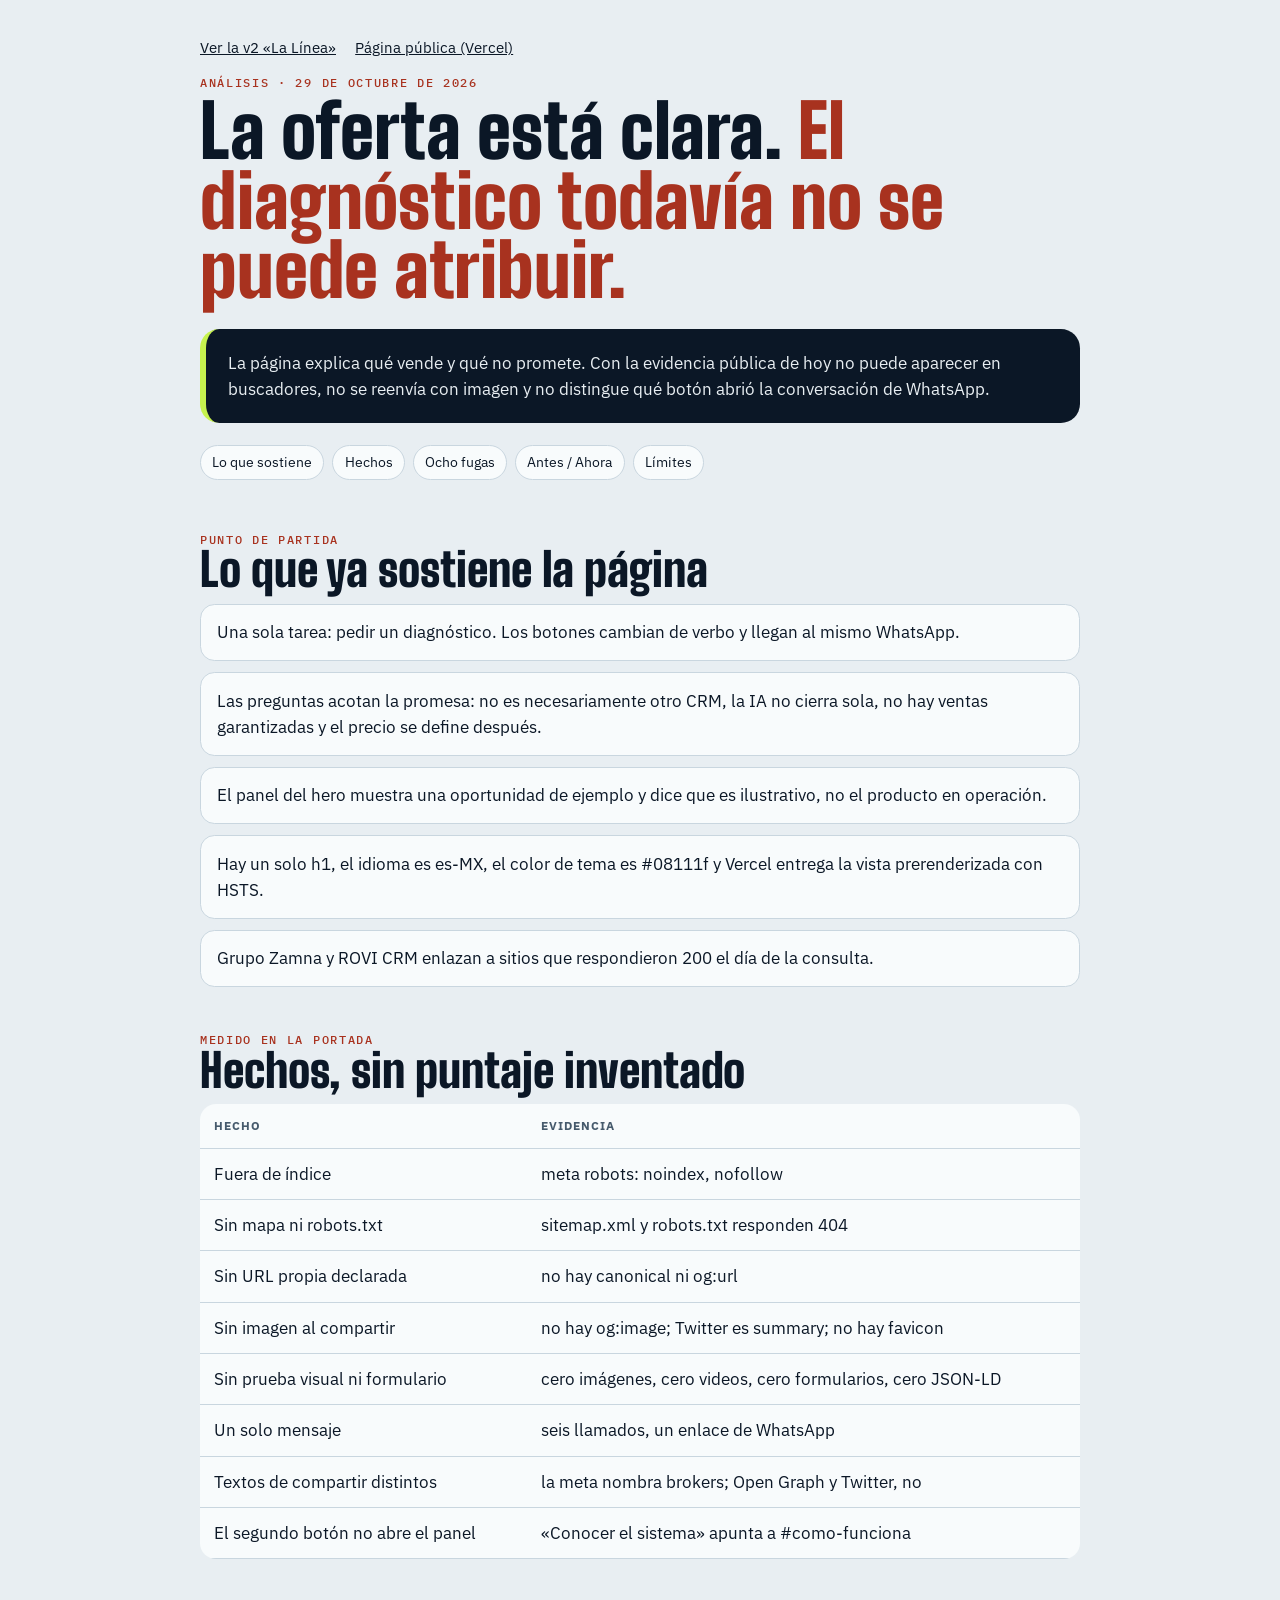
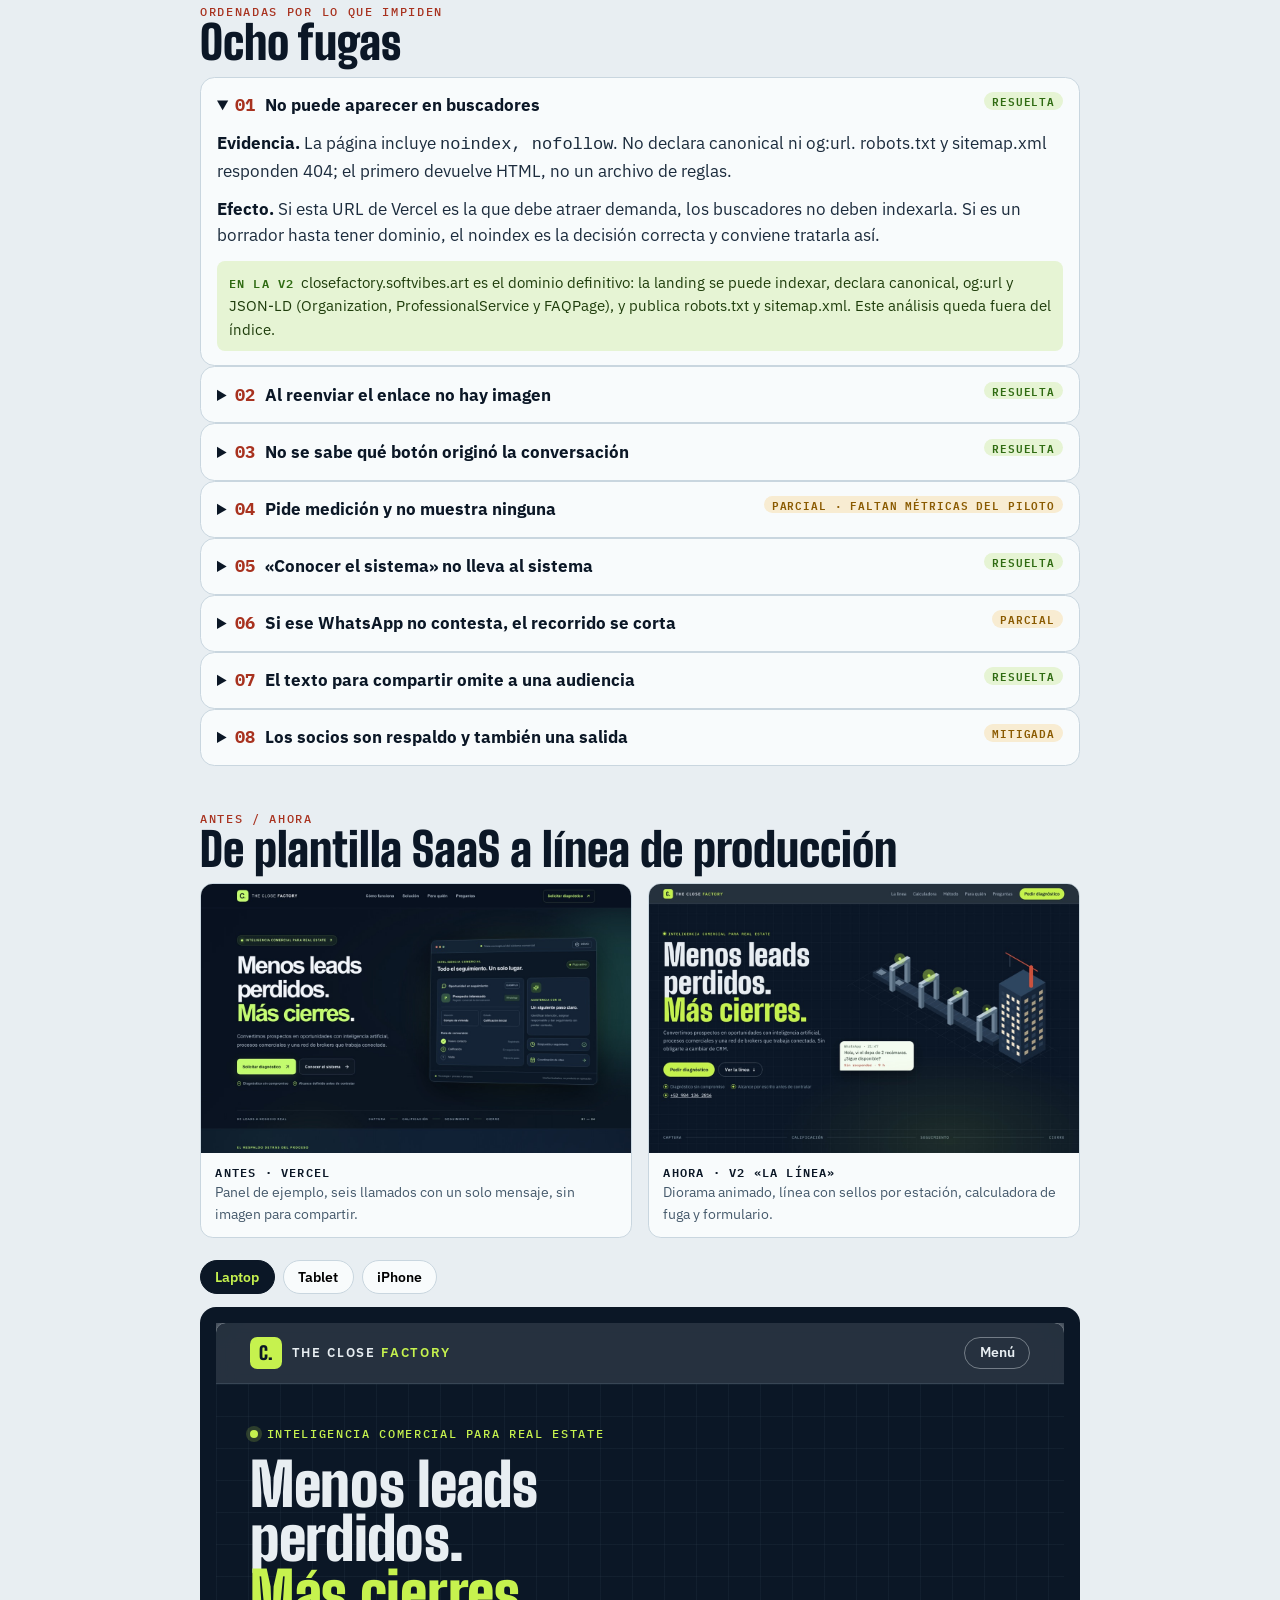
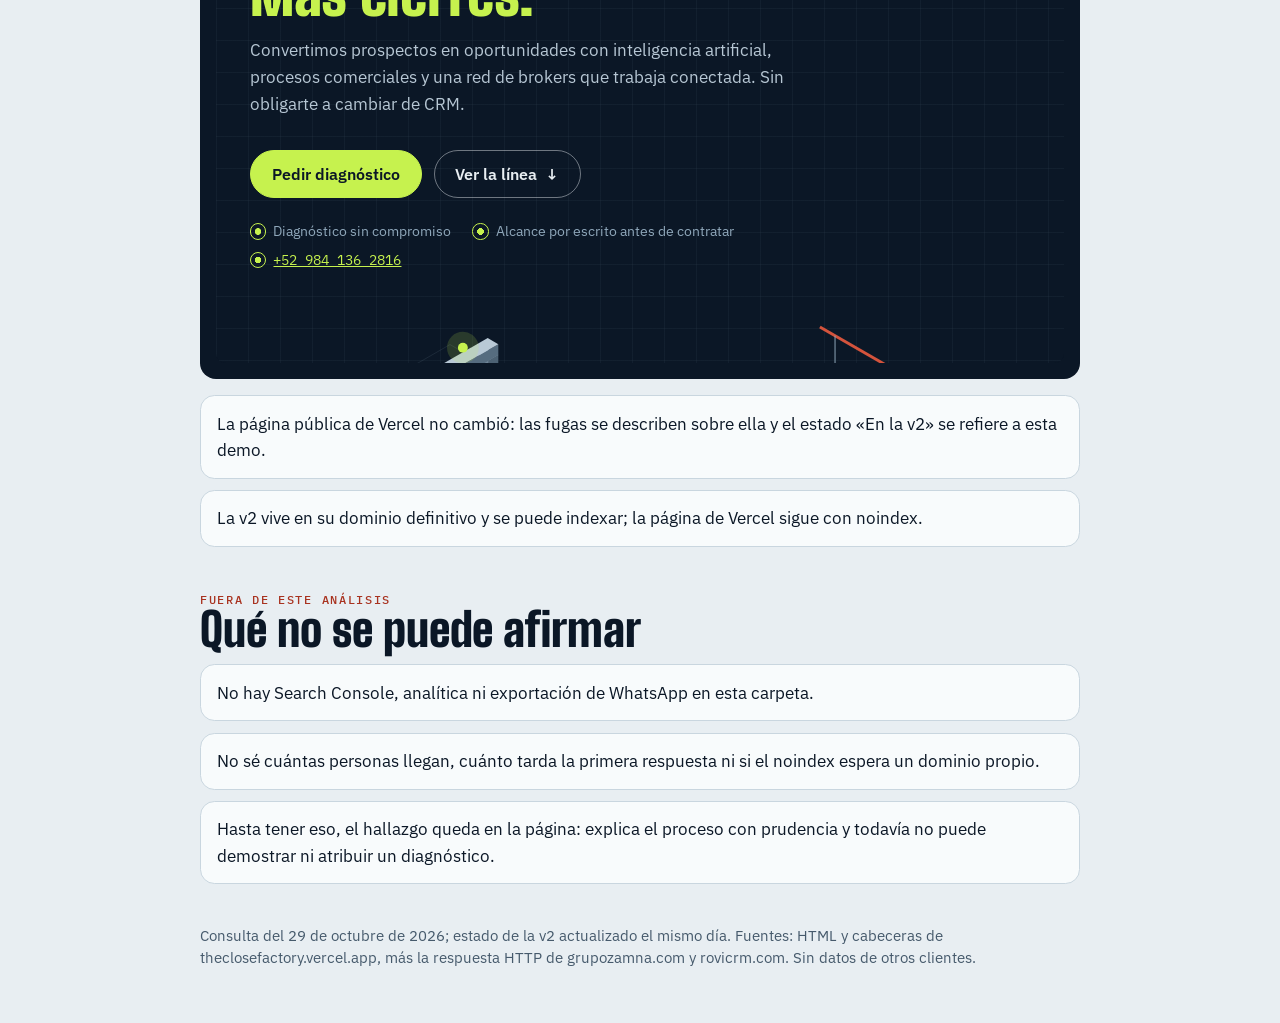
<file: analisis/index.html>
<!DOCTYPE html>
<html lang="es-MX">
<head>
  <meta charset="utf-8">
  <meta name="viewport" content="width=device-width, initial-scale=1">
  <meta name="robots" content="noindex, nofollow">
  <title>THE CLOSE FACTORY · Análisis de la página pública</title>
  <meta name="description" content="Análisis del 2026-10-29 de theclosefactory.vercel.app: lo que ya sostiene la oferta y ocho fugas verificadas en la página pública.">
  <link rel="preconnect" href="https://fonts.googleapis.com">
  <link rel="preconnect" href="https://fonts.gstatic.com" crossorigin>
  <link href="https://fonts.googleapis.com/css2?family=Big+Shoulders+Display:wght@800;900&family=IBM+Plex+Mono:wght@500;600&family=IBM+Plex+Sans:wght@400;500;600;700&display=swap" rel="stylesheet">
  <style>
    :root {
      --ink: #0b1726;
      --paper: #e8eef2;
      --white: #f8fbfc;
      --line: #c9d6df;
      --muted: #465a6c;
      --lime: #c6f24e;
      --ok: #2f6b12;
      --warn: #8a5a00;
      --oxide: #a8321f;
    }
    * { box-sizing: border-box; }
    html { scroll-behavior: smooth; }
    body { margin: 0; background: var(--paper); color: var(--ink); font: 400 17px/1.55 "IBM Plex Sans", "Segoe UI", sans-serif; }
    a { color: inherit; }
    :focus-visible { outline: 3px solid var(--ink); outline-offset: 3px; }
    .skip { position: absolute; left: 1rem; top: -4rem; background: var(--lime); padding: .4rem .7rem; }
    .skip:focus { top: 1rem; }
    header, main, footer { width: min(880px, calc(100% - 2rem)); margin-inline: auto; }
    header { padding: 1.4rem 0 0; }
    .toplinks { display: flex; flex-wrap: wrap; gap: .8rem 1.2rem; font-size: .92rem; }
    h1, h2 { font-family: "Big Shoulders Display", "Arial Narrow", sans-serif; font-weight: 900; letter-spacing: 0; line-height: .95; }
    h1 { font-size: clamp(2.8rem, 6vw, 4.6rem); margin: .4rem 0 .8rem; }
    h1 em, h2 em { font-style: normal; color: var(--oxide); }
    h2 { font-size: clamp(2rem, 4vw, 2.9rem); margin: 0 0 .8rem; }
    .eyebrow { margin: 0; letter-spacing: .14em; text-transform: uppercase; font: 500 .75rem/1.3 "IBM Plex Mono", monospace; color: var(--oxide); }
    .verdict { background: var(--ink); color: var(--paper); border-left: 6px solid var(--lime); border-radius: 1.2rem; padding: 1.3rem 1.4rem; margin: 1.4rem 0; }
    .verdict p { margin: 0; }
    nav { display: flex; flex-wrap: wrap; gap: .5rem; margin: 1rem 0 2rem; }
    nav a { text-decoration: none; border: 1px solid var(--line); background: var(--white); border-radius: 999px; padding: .35rem .7rem; font-size: .88rem; }
    section { padding: 1.2rem 0 1.6rem; scroll-margin-top: 1rem; }
    table { width: 100%; border-collapse: collapse; background: var(--white); border-radius: 1rem; overflow: hidden; }
    th, td { text-align: left; vertical-align: top; padding: .75rem .85rem; border-bottom: 1px solid var(--line); }
    th { font-size: .78rem; letter-spacing: .08em; text-transform: uppercase; color: var(--muted); }
    .goods, .limits { margin: 0; padding: 0; list-style: none; display: grid; gap: .7rem; }
    .goods li, .limits li, details { background: var(--white); border: 1px solid var(--line); border-radius: .9rem; padding: .9rem 1rem; }
    details summary { cursor: pointer; font-weight: 700; }
    details p { margin: .7rem 0 0; color: #1c2c3d; }
    details p strong { color: var(--ink); }
    .num { font-family: "IBM Plex Mono", monospace; color: var(--oxide); margin-right: .35rem; }
    .estado { margin: .8rem 0 0; padding: .6rem .75rem; border-radius: .5rem; font-size: .95rem; }
    .estado b { font: 600 .72rem/1 "IBM Plex Mono", monospace; letter-spacing: .1em; text-transform: uppercase; margin-right: .4rem; }
    .estado.ok { background: #e6f4d4; color: #1f3d0c; } .estado.ok b { color: var(--ok); }
    .estado.parcial { background: #f8ecd2; color: #3f2c06; } .estado.parcial b { color: var(--warn); }
    .tag { float: right; font: 600 .68rem/1.6 "IBM Plex Mono", monospace; letter-spacing: .08em; text-transform: uppercase; padding: 0 .5rem; border-radius: 999px; }
    .tag.ok { background: #e6f4d4; color: var(--ok); } .tag.parcial { background: #f8ecd2; color: var(--warn); }
    .compare { display: grid; grid-template-columns: 1fr 1fr; gap: 1rem; margin: 0; }
    .compare figure { margin: 0; background: var(--white); border: 1px solid var(--line); border-radius: .8rem; overflow: hidden; }
    .compare img { display: block; width: 100%; height: auto; }
    .compare figcaption { padding: .7rem .9rem; font-size: .9rem; color: var(--muted); }
    .compare figcaption b { display: block; color: var(--ink); font: 600 .75rem/1.4 "IBM Plex Mono", monospace; letter-spacing: .1em; text-transform: uppercase; }
    .devices { display: flex; flex-wrap: wrap; gap: .5rem; margin: 1.4rem 0 .8rem; }
    .devices button { font: 600 .9rem/1 "IBM Plex Sans", sans-serif; padding: .55rem .9rem; border-radius: 999px; border: 1px solid var(--line); background: var(--white); cursor: pointer; }
    .devices button[aria-pressed="true"] { background: var(--ink); color: var(--lime); border-color: var(--ink); }
    .frame { display: grid; place-items: center; background: var(--ink); border-radius: 1rem; padding: 1rem; overflow: hidden; }
    .frame iframe { width: 100%; height: 640px; border: 0; border-radius: .6rem; background: #0b1726; transition: width .3s ease; }
    @media (max-width: 700px) { .compare { grid-template-columns: 1fr; } .frame iframe { height: 560px; } }
    footer { padding: 0 0 2.5rem; color: var(--muted); font-size: .92rem; }
    @media (prefers-reduced-motion: reduce) { html { scroll-behavior: auto; } }
  </style>
</head>
<body>
  <a class="skip" href="#contenido">Saltar al contenido</a>
  <header>
    <p class="toplinks">
      <a href="../">Ver la v2 «La Línea»</a>
      <a href="https://theclosefactory.vercel.app/" target="_blank" rel="noopener noreferrer">Página pública (Vercel)</a>
    </p>
    <p class="eyebrow">Análisis · 29 de octubre de 2026</p>
    <h1>La oferta está clara. <em>El diagnóstico todavía no se puede atribuir.</em></h1>
  </header>
  <main id="contenido">
    <div class="verdict">
      <p>La página explica qué vende y qué no promete. Con la evidencia pública de hoy no puede aparecer en buscadores, no se reenvía con imagen y no distingue qué botón abrió la conversación de WhatsApp.</p>
    </div>
    <nav aria-label="Secciones del análisis">
      <a href="#sostiene">Lo que sostiene</a>
      <a href="#hechos">Hechos</a>
      <a href="#fugas">Ocho fugas</a>
      <a href="#antes-ahora">Antes / Ahora</a>
      <a href="#limites">Límites</a>
    </nav>

    <section id="sostiene">
      <p class="eyebrow">Punto de partida</p>
      <h2>Lo que ya sostiene la página</h2>
      <ul class="goods">
        <li>Una sola tarea: pedir un diagnóstico. Los botones cambian de verbo y llegan al mismo WhatsApp.</li>
        <li>Las preguntas acotan la promesa: no es necesariamente otro CRM, la IA no cierra sola, no hay ventas garantizadas y el precio se define después.</li>
        <li>El panel del hero muestra una oportunidad de ejemplo y dice que es ilustrativo, no el producto en operación.</li>
        <li>Hay un solo h1, el idioma es es-MX, el color de tema es #08111f y Vercel entrega la vista prerenderizada con HSTS.</li>
        <li>Grupo Zamna y ROVI CRM enlazan a sitios que respondieron 200 el día de la consulta.</li>
      </ul>
    </section>

    <section id="hechos">
      <p class="eyebrow">Medido en la portada</p>
      <h2>Hechos, sin puntaje inventado</h2>
      <table>
        <thead><tr><th>Hecho</th><th>Evidencia</th></tr></thead>
        <tbody>
          <tr><td>Fuera de índice</td><td>meta robots: noindex, nofollow</td></tr>
          <tr><td>Sin mapa ni robots.txt</td><td>sitemap.xml y robots.txt responden 404</td></tr>
          <tr><td>Sin URL propia declarada</td><td>no hay canonical ni og:url</td></tr>
          <tr><td>Sin imagen al compartir</td><td>no hay og:image; Twitter es summary; no hay favicon</td></tr>
          <tr><td>Sin prueba visual ni formulario</td><td>cero imágenes, cero videos, cero formularios, cero JSON-LD</td></tr>
          <tr><td>Un solo mensaje</td><td>seis llamados, un enlace de WhatsApp</td></tr>
          <tr><td>Textos de compartir distintos</td><td>la meta nombra brokers; Open Graph y Twitter, no</td></tr>
          <tr><td>El segundo botón no abre el panel</td><td>«Conocer el sistema» apunta a #como-funciona</td></tr>
        </tbody>
      </table>
    </section>

    <section id="fugas">
      <p class="eyebrow">Ordenadas por lo que impiden</p>
      <h2>Ocho fugas</h2>
      <details open>
        <summary><span class="num">01</span> No puede aparecer en buscadores <span class="tag ok">Resuelta</span></summary>
        <p><strong>Evidencia.</strong> La página incluye <code>noindex, nofollow</code>. No declara canonical ni og:url. robots.txt y sitemap.xml responden 404; el primero devuelve HTML, no un archivo de reglas.</p>
        <p><strong>Efecto.</strong> Si esta URL de Vercel es la que debe atraer demanda, los buscadores no deben indexarla. Si es un borrador hasta tener dominio, el noindex es la decisión correcta y conviene tratarla así.</p>
        <p class="estado ok"><b>En la v2</b>closefactory.softvibes.art es el dominio definitivo: la landing se puede indexar, declara canonical, og:url y JSON-LD (Organization, ProfessionalService y FAQPage), y publica robots.txt y sitemap.xml. Este análisis queda fuera del índice.</p>
      </details>
      <details>
        <summary><span class="num">02</span> Al reenviar el enlace no hay imagen <span class="tag ok">Resuelta</span></summary>
        <p><strong>Evidencia.</strong> No hay og:image ni favicon. La tarjeta de Twitter es summary, no una vista grande.</p>
        <p><strong>Efecto.</strong> El cierre es WhatsApp, así que el enlace se va a reenviar. Quien lo reciba ve título y un texto corto, sin el panel de seguimiento.</p>
        <p class="estado ok"><b>En la v2</b>Imagen para compartir de 1200×630, tarjeta summary_large_image y favicon.</p>
      </details>
      <details>
        <summary><span class="num">03</span> No se sabe qué botón originó la conversación <span class="tag ok">Resuelta</span></summary>
        <p><strong>Evidencia.</strong> Solicitar diagnóstico (navegación y hero), Evaluar mi operación, Quiero medir mi conversión, Hablemos de tu caso y Agendar diagnóstico por WhatsApp usan el mismo enlace y el mismo texto: solicitar un diagnóstico comercial. El número no está escrito en la página.</p>
        <p><strong>Efecto.</strong> El equipo no distingue el hero del cierre. Quien no pueda abrir WhatsApp no tiene el contacto en texto.</p>
        <p class="estado ok"><b>En la v2</b>Nueve enlaces de WhatsApp, cada uno con su origen («Vengo de: calculadora», «… redes de brokers»). Si la visita llega con utm_campaign o utm_source, la campaña se agrega al mensaje. El número está escrito en el hero, el cierre y el formulario.</p>
      </details>
      <details>
        <summary><span class="num">04</span> Pide medición y no muestra ninguna <span class="tag parcial">Parcial · faltan métricas del piloto</span></summary>
        <p><strong>Evidencia.</strong> «Lo que no se mide, se pierde» enlista primera respuesta, prospectos calificados, citas, propuestas y costo de atención. No hay un número, un caso ni un nombre. No hay fotos. El panel avisa que no es el producto real.</p>
        <p><strong>Efecto.</strong> La cautela evita una promesa falsa. También deja la oferta sin una evidencia que el visitante pueda comprobar.</p>
        <p class="estado parcial"><b>En la v2</b>La calculadora de fuga usa los números del visitante y la hoja de control del piloto lleva un criterio de salida por escrito. Con permiso de Grupo Zamna, la sección de respaldo muestra a su equipo frente a Prana Towers y datos públicos verificables (69 propiedades, 10 unidades en Prana, 245 opiniones al 100%). Faltan las métricas de un piloto, que se publican cuando haya evidencia.</p>
      </details>
      <details>
        <summary><span class="num">05</span> «Conocer el sistema» no lleva al sistema <span class="tag ok">Resuelta</span></summary>
        <p><strong>Evidencia.</strong> Ese botón apunta a #como-funciona, el método de cuatro pasos. El panel que muestra una oportunidad está en el hero y su título es un h3, antes del primer h2.</p>
        <p><strong>Efecto.</strong> Quien pide ver el sistema baja al proceso de contratación, no a la orden de seguimiento.</p>
        <p class="estado ok"><b>En la v2</b>«Ver la línea» baja a la línea interactiva; la orden es un h3 bajo su propio h2.</p>
      </details>
      <details>
        <summary><span class="num">06</span> Si ese WhatsApp no contesta, el recorrido se corta <span class="tag parcial">Parcial</span></summary>
        <p><strong>Evidencia.</strong> No hay formulario, correo, agenda ni horario. No medí si el número responde.</p>
        <p><strong>Efecto.</strong> El diagnóstico sin compromiso depende de una respuesta humana que la página no demuestra.</p>
        <p class="estado parcial"><b>En la v2</b>Formulario de tres campos que arma el mensaje, botón «Copiar mensaje» y teléfono a la vista. Aún no guarda la solicitud en un CRM ni publica un horario de respuesta.</p>
      </details>
      <details>
        <summary><span class="num">07</span> El texto para compartir omite a una audiencia <span class="tag ok">Resuelta</span></summary>
        <p><strong>Evidencia.</strong> La meta description conecta prospectos, IA, brokers y seguimiento. Open Graph y Twitter dicen «Inteligencia comercial para desarrolladores e inmobiliarias».</p>
        <p><strong>Efecto.</strong> Las redes de brokers son la tercera audiencia de la página y no aparecen cuando alguien comparte el enlace.</p>
        <p class="estado ok"><b>En la v2</b>Description, Open Graph y Twitter nombran a desarrolladores, inmobiliarias y redes de brokers.</p>
      </details>
      <details>
        <summary><span class="num">08</span> Los socios son respaldo y también una salida <span class="tag parcial">Mitigada</span></summary>
        <p><strong>Evidencia.</strong> Grupo Zamna y ROVI CRM enlazan a sus sitios. Esos sitios respondieron 200. No hay analítica para contar cuántos se van.</p>
        <p><strong>Efecto.</strong> El respaldo está disponible. También hay una salida antes de pedir el diagnóstico.</p>
        <p class="estado parcial"><b>En la v2</b>Los socios abren en otra pestaña, así que el visitante no pierde la página. Sin analítica todavía no se puede medir cuántos salen.</p>
      </details>
    </section>

    <section id="antes-ahora">
      <p class="eyebrow">Antes / Ahora</p>
      <h2>De plantilla SaaS a línea de producción</h2>
      <div class="compare">
        <figure><img src="img/antes.jpg" width="1200" height="750" alt="Hero de theclosefactory.vercel.app: fondo oscuro, titular verde lima y panel de ejemplo" loading="lazy"><figcaption><b>Antes · Vercel</b>Panel de ejemplo, seis llamados con un solo mensaje, sin imagen para compartir.</figcaption></figure>
        <figure><img src="img/ahora.jpg" width="1200" height="750" alt="Hero de la v2: titular, diorama isométrico de la línea y mensaje de WhatsApp sin responder" loading="lazy"><figcaption><b>Ahora · v2 «La Línea»</b>Diorama animado, línea con sellos por estación, calculadora de fuga y formulario.</figcaption></figure>
      </div>
      <div class="devices" role="group" aria-label="Tamaño de la vista previa">
        <button type="button" data-w="100%" aria-pressed="true">Laptop</button>
        <button type="button" data-w="820px" aria-pressed="false">Tablet</button>
        <button type="button" data-w="390px" aria-pressed="false">iPhone</button>
      </div>
      <div class="frame"><iframe src="../" title="Vista previa de la v2 de THE CLOSE FACTORY" loading="lazy"></iframe></div>
      <ul class="goods" style="margin-top:1rem">
        <li>La página pública de Vercel no cambió: las fugas se describen sobre ella y el estado «En la v2» se refiere a esta demo.</li>
        <li>La v2 vive en su dominio definitivo y se puede indexar; la página de Vercel sigue con noindex.</li>
      </ul>
    </section>

    <section id="limites">
      <p class="eyebrow">Fuera de este análisis</p>
      <h2>Qué no se puede afirmar</h2>
      <ul class="limits">
        <li>No hay Search Console, analítica ni exportación de WhatsApp en esta carpeta.</li>
        <li>No sé cuántas personas llegan, cuánto tarda la primera respuesta ni si el noindex espera un dominio propio.</li>
        <li>Hasta tener eso, el hallazgo queda en la página: explica el proceso con prudencia y todavía no puede demostrar ni atribuir un diagnóstico.</li>
      </ul>
    </section>
  </main>
  <footer>
    <p>Consulta del 29 de octubre de 2026; estado de la v2 actualizado el mismo día. Fuentes: HTML y cabeceras de theclosefactory.vercel.app, más la respuesta HTTP de grupozamna.com y rovicrm.com. Sin datos de otros clientes.</p>
  </footer>
  <script>
    const frame = document.querySelector(".frame iframe");
    document.querySelectorAll(".devices button").forEach((b) => b.addEventListener("click", () => {
      document.querySelectorAll(".devices button").forEach((x) => x.setAttribute("aria-pressed", String(x === b)));
      frame.style.width = b.dataset.w;
    }));
  </script>
</body>
</html>
</file>
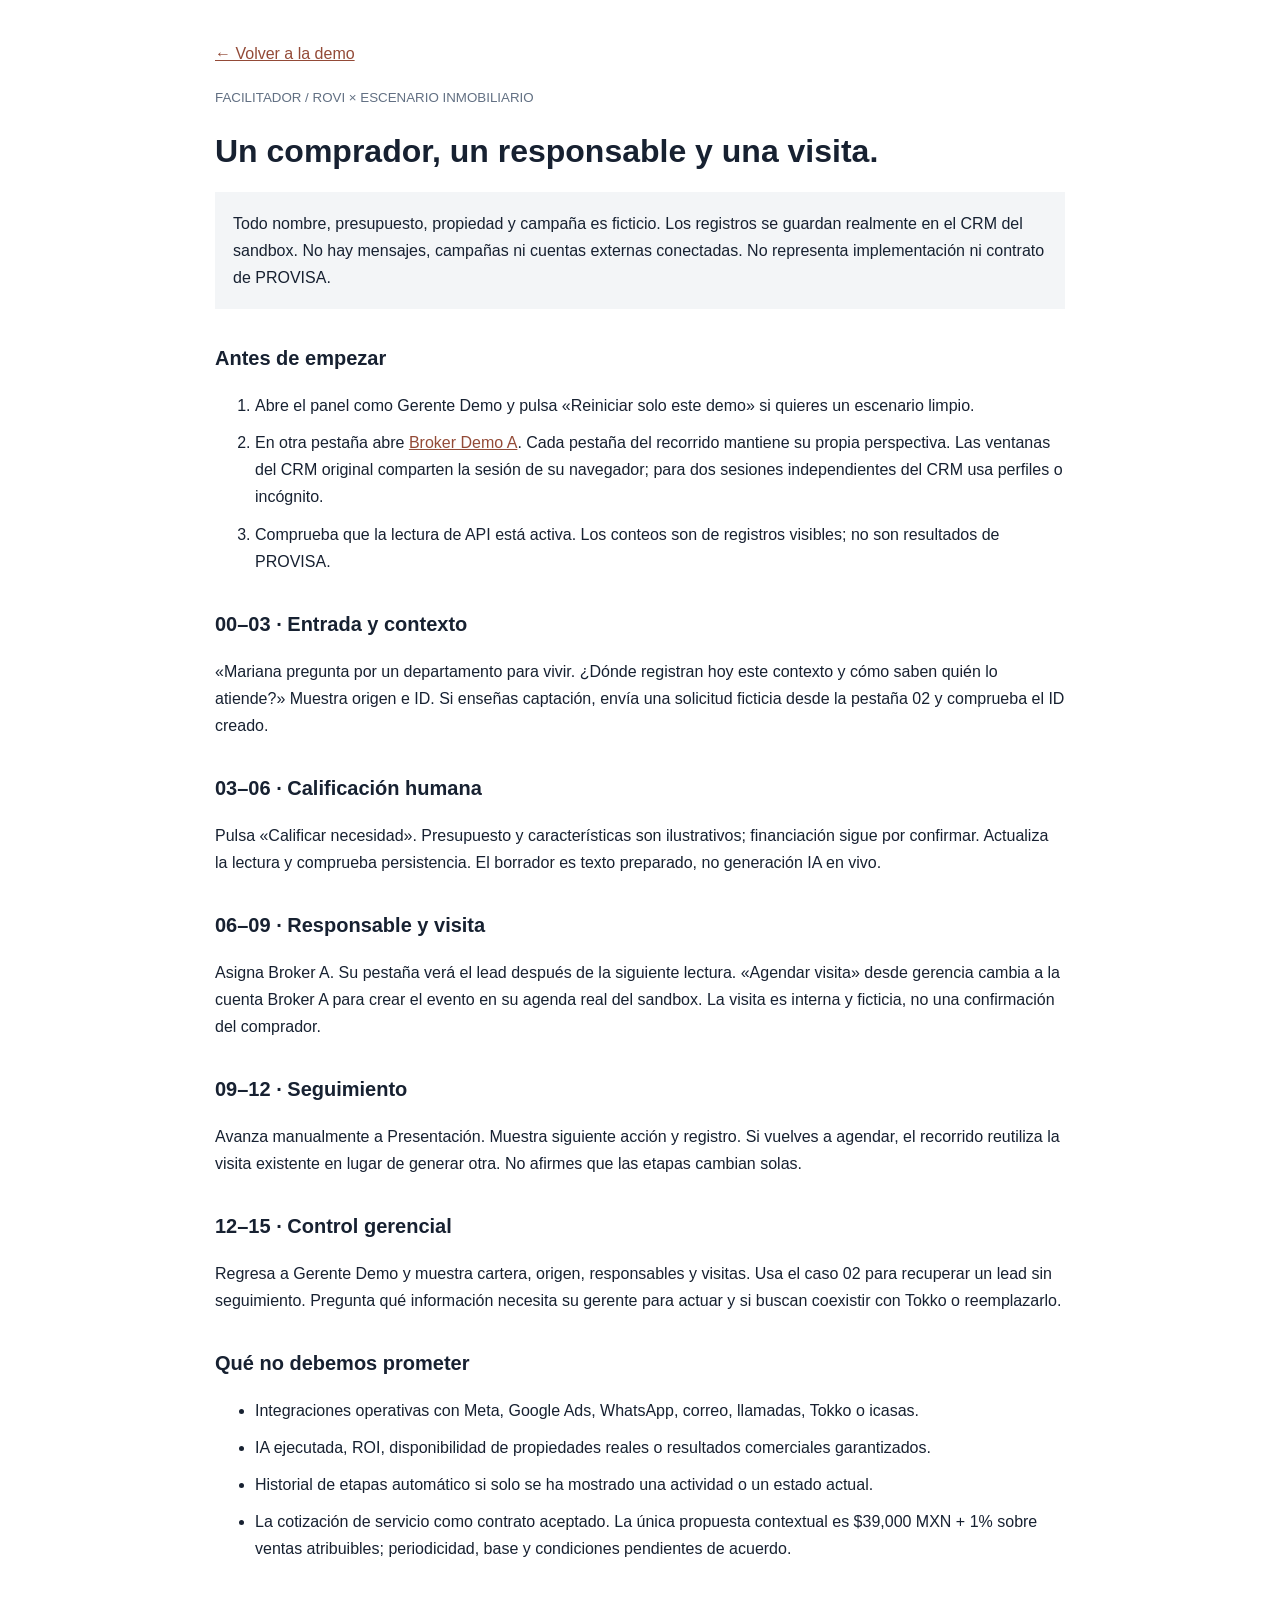
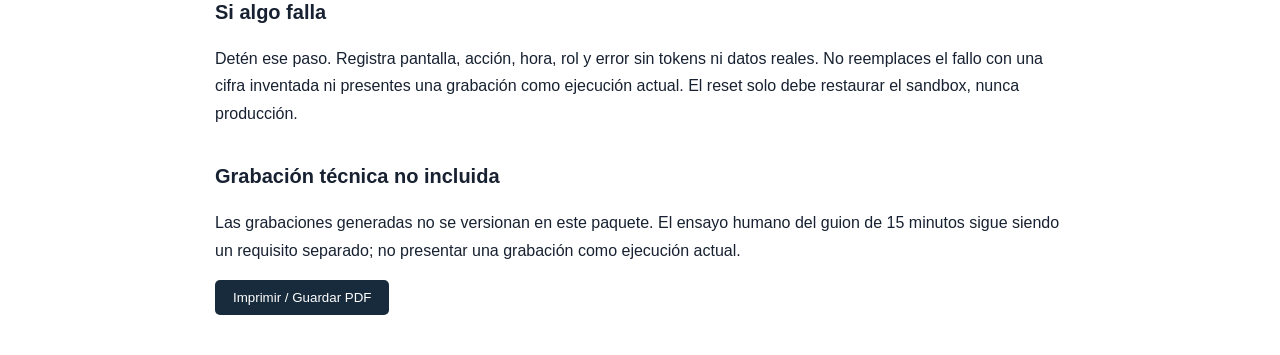
<file: rovi-demo/public/guion.html>
<!doctype html><html lang="es"><head><meta charset="utf-8"><meta name="viewport" content="width=device-width,initial-scale=1"><title>Guion PROVISA · ROVI</title><style>body{max-width:850px;margin:40px auto;padding:0 22px;font:16px/1.7 'Segoe UI',Arial;color:#172131}h1{line-height:1.2}h2{margin-top:32px;font-size:20px}small{color:#627083}li{margin-bottom:10px}a{color:#934a37}code{background:#eef2f5;padding:2px 4px}aside{background:#f3f5f7;padding:18px}button{padding:10px 18px;background:#172b3c;color:white;border:0;border-radius:5px;cursor:pointer}@media print{button,a.back{display:none}body{margin:0;max-width:none;font-size:12pt}}</style></head><body><a class="back" href="/demo/">← Volver a la demo</a><p><small>FACILITADOR / ROVI × ESCENARIO INMOBILIARIO</small></p><h1>Un comprador, un responsable y una visita.</h1><aside>Todo nombre, presupuesto, propiedad y campaña es ficticio. Los registros se guardan realmente en el CRM del sandbox. No hay mensajes, campañas ni cuentas externas conectadas. No representa implementación ni contrato de PROVISA.</aside><h2>Antes de empezar</h2><ol><li>Abre el panel como Gerente Demo y pulsa «Reiniciar solo este demo» si quieres un escenario limpio.</li><li>En otra pestaña abre <a href="/demo/?role=broker_a" target="_blank" rel="noopener">Broker Demo A</a>. Cada pestaña del recorrido mantiene su propia perspectiva. Las ventanas del CRM original comparten la sesión de su navegador; para dos sesiones independientes del CRM usa perfiles o incógnito.</li><li>Comprueba que la lectura de API está activa. Los conteos son de registros visibles; no son resultados de PROVISA.</li></ol><h2>00–03 · Entrada y contexto</h2><p>«Mariana pregunta por un departamento para vivir. ¿Dónde registran hoy este contexto y cómo saben quién lo atiende?» Muestra origen e ID. Si enseñas captación, envía una solicitud ficticia desde la pestaña 02 y comprueba el ID creado.</p><h2>03–06 · Calificación humana</h2><p>Pulsa «Calificar necesidad». Presupuesto y características son ilustrativos; financiación sigue por confirmar. Actualiza la lectura y comprueba persistencia. El borrador es texto preparado, no generación IA en vivo.</p><h2>06–09 · Responsable y visita</h2><p>Asigna Broker A. Su pestaña verá el lead después de la siguiente lectura. «Agendar visita» desde gerencia cambia a la cuenta Broker A para crear el evento en su agenda real del sandbox. La visita es interna y ficticia, no una confirmación del comprador.</p><h2>09–12 · Seguimiento</h2><p>Avanza manualmente a Presentación. Muestra siguiente acción y registro. Si vuelves a agendar, el recorrido reutiliza la visita existente en lugar de generar otra. No afirmes que las etapas cambian solas.</p><h2>12–15 · Control gerencial</h2><p>Regresa a Gerente Demo y muestra cartera, origen, responsables y visitas. Usa el caso 02 para recuperar un lead sin seguimiento. Pregunta qué información necesita su gerente para actuar y si buscan coexistir con Tokko o reemplazarlo.</p><h2>Qué no debemos prometer</h2><ul><li>Integraciones operativas con Meta, Google Ads, WhatsApp, correo, llamadas, Tokko o icasas.</li><li>IA ejecutada, ROI, disponibilidad de propiedades reales o resultados comerciales garantizados.</li><li>Historial de etapas automático si solo se ha mostrado una actividad o un estado actual.</li><li>La cotización de servicio como contrato aceptado. La única propuesta contextual es $39,000 MXN + 1% sobre ventas atribuibles; periodicidad, base y condiciones pendientes de acuerdo.</li></ul><h2>Si algo falla</h2><p>Detén ese paso. Registra pantalla, acción, hora, rol y error sin tokens ni datos reales. No reemplaces el fallo con una cifra inventada ni presentes una grabación como ejecución actual. El reset solo debe restaurar el sandbox, nunca producción.</p><h2>Grabación técnica no incluida</h2><p>Las grabaciones generadas no se versionan en este paquete. El ensayo humano del guion de 15 minutos sigue siendo un requisito separado; no presentar una grabación como ejecución actual.</p><button onclick="window.print()">Imprimir / Guardar PDF</button></body></html>
</file>
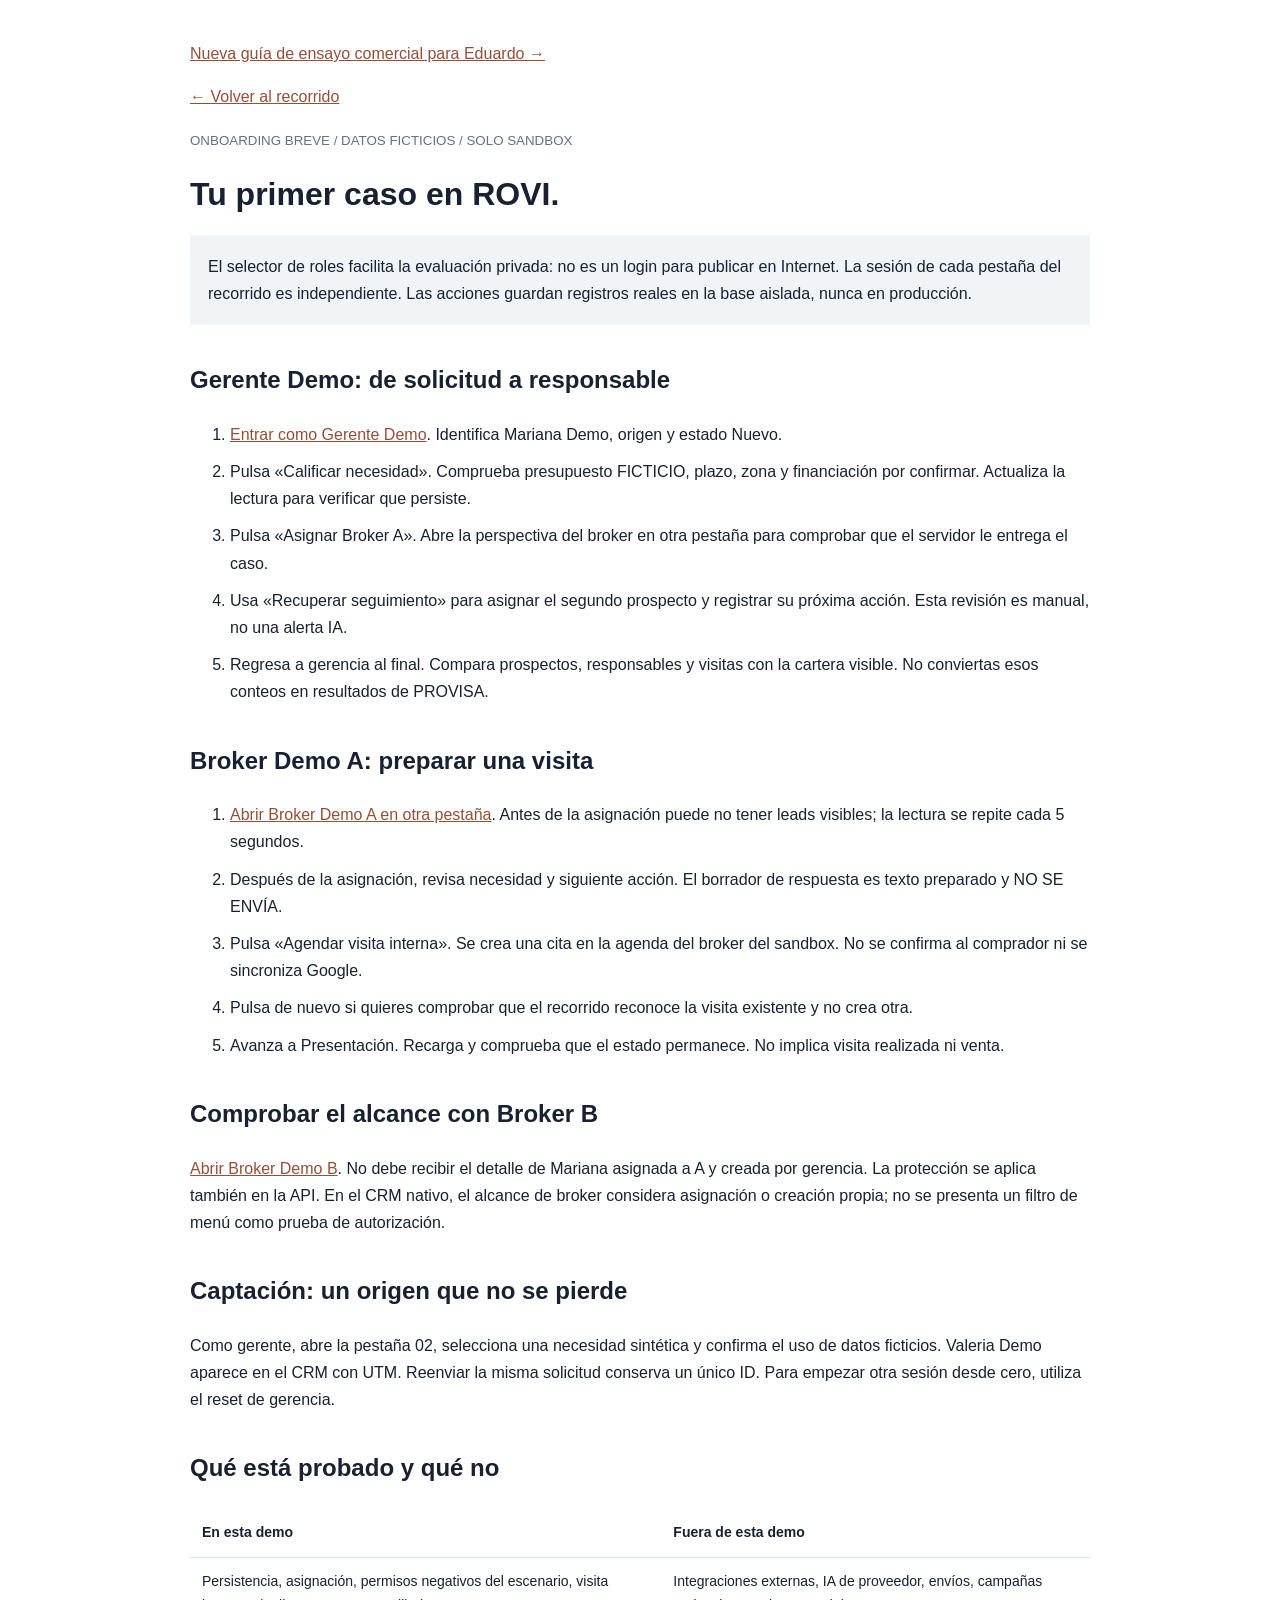
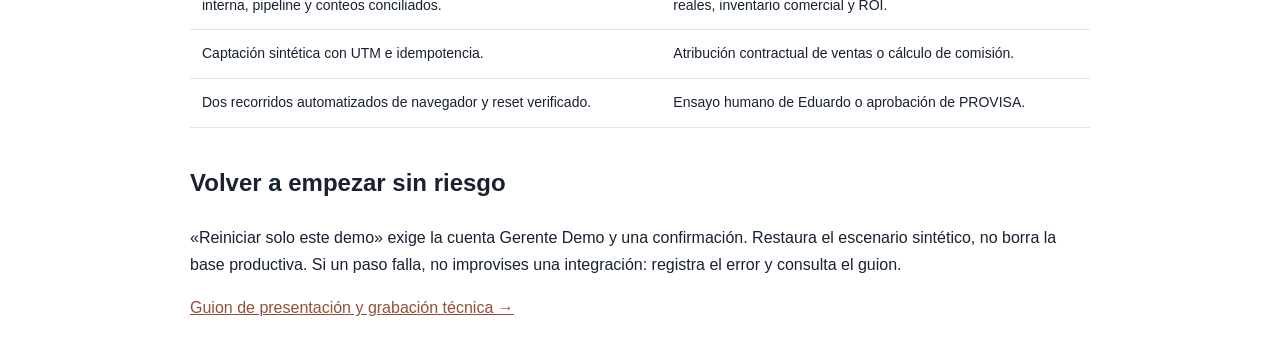
<file: rovi-demo/public/onboarding.html>
<!doctype html><html lang="es"><head><meta charset="utf-8"><meta name="viewport" content="width=device-width,initial-scale=1"><title>Inicio por rol · Demo ROVI</title><style>body{max-width:900px;margin:40px auto;padding:0 22px;font:16px/1.7 'Segoe UI',Arial;color:#172131}h1{line-height:1.2}h2{margin-top:35px}a{color:#944f38}aside{background:#f1f4f6;padding:18px}li{margin-bottom:10px}table{border-collapse:collapse;width:100%;font-size:14px}td,th{padding:12px;border-bottom:1px solid #dce3e9;text-align:left}small{color:#637186}@media print{body{margin:0;font-size:12pt}}</style></head><body><p><a href="/demo/eduardo.html">Nueva guía de ensayo comercial para Eduardo →</a></p><a href="/demo/">← Volver al recorrido</a><p><small>ONBOARDING BREVE / DATOS FICTICIOS / SOLO SANDBOX</small></p><h1>Tu primer caso en ROVI.</h1><aside>El selector de roles facilita la evaluación privada: no es un login para publicar en Internet. La sesión de cada pestaña del recorrido es independiente. Las acciones guardan registros reales en la base aislada, nunca en producción.</aside><h2>Gerente Demo: de solicitud a responsable</h2><ol><li><a href="/demo/?role=manager">Entrar como Gerente Demo</a>. Identifica Mariana Demo, origen y estado Nuevo.</li><li>Pulsa «Calificar necesidad». Comprueba presupuesto FICTICIO, plazo, zona y financiación por confirmar. Actualiza la lectura para verificar que persiste.</li><li>Pulsa «Asignar Broker A». Abre la perspectiva del broker en otra pestaña para comprobar que el servidor le entrega el caso.</li><li>Usa «Recuperar seguimiento» para asignar el segundo prospecto y registrar su próxima acción. Esta revisión es manual, no una alerta IA.</li><li>Regresa a gerencia al final. Compara prospectos, responsables y visitas con la cartera visible. No conviertas esos conteos en resultados de PROVISA.</li></ol><h2>Broker Demo A: preparar una visita</h2><ol><li><a href="/demo/?role=broker_a" target="_blank" rel="noopener">Abrir Broker Demo A en otra pestaña</a>. Antes de la asignación puede no tener leads visibles; la lectura se repite cada 5 segundos.</li><li>Después de la asignación, revisa necesidad y siguiente acción. El borrador de respuesta es texto preparado y NO SE ENVÍA.</li><li>Pulsa «Agendar visita interna». Se crea una cita en la agenda del broker del sandbox. No se confirma al comprador ni se sincroniza Google.</li><li>Pulsa de nuevo si quieres comprobar que el recorrido reconoce la visita existente y no crea otra.</li><li>Avanza a Presentación. Recarga y comprueba que el estado permanece. No implica visita realizada ni venta.</li></ol><h2>Comprobar el alcance con Broker B</h2><p><a href="/demo/?role=broker_b" target="_blank" rel="noopener">Abrir Broker Demo B</a>. No debe recibir el detalle de Mariana asignada a A y creada por gerencia. La protección se aplica también en la API. En el CRM nativo, el alcance de broker considera asignación o creación propia; no se presenta un filtro de menú como prueba de autorización.</p><h2>Captación: un origen que no se pierde</h2><p>Como gerente, abre la pestaña 02, selecciona una necesidad sintética y confirma el uso de datos ficticios. Valeria Demo aparece en el CRM con UTM. Reenviar la misma solicitud conserva un único ID. Para empezar otra sesión desde cero, utiliza el reset de gerencia.</p><h2>Qué está probado y qué no</h2><table><tr><th>En esta demo</th><th>Fuera de esta demo</th></tr><tr><td>Persistencia, asignación, permisos negativos del escenario, visita interna, pipeline y conteos conciliados.</td><td>Integraciones externas, IA de proveedor, envíos, campañas reales, inventario comercial y ROI.</td></tr><tr><td>Captación sintética con UTM e idempotencia.</td><td>Atribución contractual de ventas o cálculo de comisión.</td></tr><tr><td>Dos recorridos automatizados de navegador y reset verificado.</td><td>Ensayo humano de Eduardo o aprobación de PROVISA.</td></tr></table><h2>Volver a empezar sin riesgo</h2><p>«Reiniciar solo este demo» exige la cuenta Gerente Demo y una confirmación. Restaura el escenario sintético, no borra la base productiva. Si un paso falla, no improvises una integración: registra el error y consulta el guion.</p><p><a href="/demo/guion.html">Guion de presentación y grabación técnica →</a></p></body></html>
</file>
<file: styles.css>
/* THE CLOSE FACTORY · «La Línea» — tokens en docs/DESIGN.md */
:root {
  --night: #0b1726;
  --night-2: #112338;
  --night-3: #1a2f47;
  --steel: #8fa7ba;
  --steel-2: #b7c7d4;
  --paper: #e8eef2;
  --paper-2: #dbe5eb;
  --white: #f8fbfc;
  --ink: #0f1d2c;
  --muted: #465a6c;
  --line: #9db0bf;
  --manila: #f3e6cf;
  --manila-ink: #3a2c1e;
  --lime: #c6f24e;
  --stamp: #d4533c;
  --oxide: #a8321f;
  --brass: #7d5828;
  --display: "Big Shoulders Display", "Arial Narrow", sans-serif;
  --sans: "IBM Plex Sans", "Segoe UI", system-ui, sans-serif;
  --mono: "IBM Plex Mono", ui-monospace, monospace;
  --gutter: clamp(1.1rem, 4vw, 3rem);
  --header: 4.2rem;
}

* { box-sizing: border-box; }
html { scroll-behavior: smooth; scroll-padding-top: var(--header); }
body {
  margin: 0;
  background: var(--paper);
  color: var(--ink);
  font: 400 17px/1.55 var(--sans);
  -webkit-font-smoothing: antialiased;
}
img, svg { max-width: 100%; }
a { color: inherit; }
:focus-visible { outline: 3px solid var(--oxide); outline-offset: 3px; }
.night :focus-visible { outline-color: var(--lime); }
.skip {
  position: absolute; left: 1rem; top: -4rem; z-index: 20;
  background: var(--lime); color: var(--night); padding: .5rem .8rem; font-weight: 600;
}
.skip:focus { top: 1rem; }

/* ---------- Superficies ---------- */
.night {
  background:
    linear-gradient(rgb(143 167 186 / 6%) 1px, transparent 1px) 0 0 / 32px 32px,
    linear-gradient(90deg, rgb(143 167 186 / 6%) 1px, transparent 1px) 0 0 / 32px 32px,
    var(--night);
  color: var(--paper);
}
.paper { background: var(--paper); }
.paper-2 { background: var(--paper-2); }
.manila-band {
  background:
    repeating-linear-gradient(135deg, rgb(58 44 30 / 4%) 0 2px, transparent 2px 9px),
    var(--manila);
  color: var(--manila-ink);
}
.wrap { width: min(1180px, 100% - 2 * var(--gutter)); margin-inline: auto; }
section { position: relative; }

/* ---------- Tipografía ---------- */
h1, h2, h3 { font-family: var(--display); font-weight: 800; letter-spacing: -.005em; line-height: .92; margin: 0; }
h1 { font-size: clamp(3.4rem, 7vw, 6.6rem); font-weight: 900; max-width: 11ch; }
h1 em { font-style: normal; color: var(--lime); display: block; }
h2 { font-size: clamp(2.5rem, 5.2vw, 4.4rem); max-width: 15ch; text-wrap: balance; }
h3 { font-size: 1.65rem; letter-spacing: .005em; line-height: 1; }
p { text-wrap: pretty; }
.eyebrow, .lot, .ticket-kicker, .hero-strip, .fine, .sheet-head {
  font: 500 .74rem/1.3 var(--mono); letter-spacing: .14em; text-transform: uppercase;
}
.eyebrow { margin: 0 0 1rem; color: var(--brass); display: flex; align-items: center; gap: .55rem; }
.night .eyebrow { color: var(--lime); }
.manila-band .eyebrow { color: var(--oxide); }
.dot { width: .5rem; height: .5rem; border-radius: 50%; background: var(--lime); box-shadow: 0 0 0 4px rgb(198 242 78 / 18%); }
.section-head { margin-bottom: 2.4rem; }
.section-head > p:not(.eyebrow), .lede { max-width: 40rem; color: var(--muted); font-size: 1.08rem; margin: 1rem 0 0; }
.night .section-head > p:not(.eyebrow), .night .lede, .night p:not(.eyebrow) { color: var(--steel-2); }
.lot { margin: 0; color: var(--oxide); }
.note, .fine { color: var(--muted); }
.fine { text-transform: none; letter-spacing: .02em; font-size: .8rem; }

/* ---------- Botones ---------- */
.btn {
  display: inline-flex; align-items: center; justify-content: center; gap: .5rem;
  min-height: 3rem; padding: .75rem 1.3rem; border-radius: 999px;
  background: var(--lime); color: var(--night); border: 1px solid var(--night);
  font: 600 1rem/1 var(--sans); text-decoration: none; cursor: pointer;
  transition: transform .2s ease, box-shadow .2s ease;
}
.btn:hover { transform: translateY(-2px); box-shadow: 0 6px 0 rgb(11 23 38 / 35%); }
.night .btn { border-color: var(--lime); }
.btn-ghost { background: transparent; color: inherit; border-color: currentColor; }
.night .btn-ghost { border-color: rgb(232 238 242 / 45%); }
.btn-dark { background: var(--night); color: var(--paper); border-color: var(--night); }
.btn-sm { min-height: 2.5rem; padding: .55rem 1rem; font-size: .92rem; }
.text-link { font-weight: 600; color: var(--oxide); text-underline-offset: .2em; }

/* ---------- Header ---------- */
.site-header {
  position: sticky; top: 0; z-index: 10; height: var(--header);
  display: flex; align-items: center; justify-content: space-between; gap: 1rem;
  padding: 0 var(--gutter);
  background: rgb(11 23 38 / 88%); color: var(--paper);
  border-bottom: 1px solid rgb(143 167 186 / 18%);
  backdrop-filter: blur(10px);
}
.wordmark { display: inline-flex; align-items: center; gap: .6rem; text-decoration: none; font: 600 .82rem/1 var(--sans); letter-spacing: .14em; }
.wordmark strong { font-weight: 600; color: var(--lime); }
.mark {
  display: grid; place-items: center; width: 2rem; height: 2rem; border-radius: .45rem;
  background: var(--lime); color: var(--night); font: 900 1.15rem/1 var(--display); letter-spacing: 0;
}
.nav-toggle { display: none; background: transparent; color: inherit; border: 1px solid rgb(232 238 242 / 40%); border-radius: 999px; padding: .5rem .9rem; font: 600 .85rem/1 var(--sans); }
#site-nav { display: flex; align-items: center; gap: 1.4rem; }
#site-nav > a:not(.btn) { text-decoration: none; font-size: .92rem; color: var(--steel-2); }
#site-nav > a:not(.btn):hover { color: var(--paper); }

/* ---------- 1 · Hero ---------- */
.hero {
  display: grid; grid-template-columns: minmax(0, .9fr) minmax(0, 1.25fr); align-items: center;
  gap: 2rem 3rem; padding: clamp(2.5rem, 5vw, 4rem) var(--gutter) 0;
  min-height: calc(100svh - var(--header));
  overflow: hidden;
}
.hero::after {
  content: ""; position: absolute; inset: auto -10% -30% 30%; height: 70%; pointer-events: none;
  background: radial-gradient(closest-side, rgb(198 242 78 / 10%), transparent);
}
.hero-copy { position: relative; z-index: 1; max-width: 36rem; justify-self: end; }
.actions { display: flex; flex-wrap: wrap; gap: .75rem; margin: 2rem 0 1.4rem; }
.trust { display: flex; flex-wrap: wrap; gap: .4rem 1.3rem; margin: 0; padding: 0; list-style: none; font-size: .9rem; color: var(--steel); }
.trust li { display: flex; align-items: center; gap: .45rem; }
.trust li::before { content: ""; width: .9rem; height: .9rem; border-radius: 50%; border: 1.5px solid var(--lime); background: radial-gradient(var(--lime) 30%, transparent 34%); }
.trust a { color: var(--paper); font-family: var(--mono); }
.hero-art { position: relative; margin: 0; }
.linea-svg { display: block; width: 100%; height: auto; overflow: visible; }
.bubble {
  position: absolute; left: 0; bottom: 10%; max-width: 15.5rem;
  background: #f4fbf0; color: #10261a; padding: .7rem .9rem .65rem; border-radius: .9rem .9rem .9rem .2rem;
  font-size: .92rem; line-height: 1.35; box-shadow: 0 18px 40px rgb(0 0 0 / 35%);
  animation: bubble-in .9s cubic-bezier(.2, .9, .3, 1.3) .4s both;
}
.bubble-meta, .bubble-state { display: block; font: 500 .68rem/1.2 var(--mono); letter-spacing: .06em; color: #4f6b58; }
.bubble-meta { margin-bottom: .25rem; }
.bubble-state { margin-top: .4rem; color: var(--oxide); }
@keyframes bubble-in { from { opacity: 0; transform: translateY(14px) scale(.92); } }
.hero-strip {
  grid-column: 1 / -1; display: flex; justify-content: space-between; gap: 1rem;
  margin: 1rem calc(-1 * var(--gutter)) 0; padding: 1.1rem var(--gutter); list-style: none;
  border-top: 1px solid rgb(143 167 186 / 18%); color: var(--steel);
}
.hero-strip li { display: flex; align-items: center; gap: .8rem; flex: 1; }
.hero-strip li::after { content: ""; flex: 1; height: 1px; background: rgb(143 167 186 / 30%); }
.hero-strip li:last-child { flex: 0; }
.hero-strip li:last-child::after { display: none; }

/* Diorama */
.grid { stroke: rgb(143 167 186 / 13%); stroke-width: 1; }
.belt-t { fill: #2a3d52; } .belt-l { fill: #1a2a3c; } .belt-r { fill: #13202f; }
.belt-rib { stroke: #38506a; stroke-width: 1.2; }
.post-t { fill: #9fb3c4; } .post-l { fill: #6f8597; } .post-r { fill: #4d6274; }
.beam-t { fill: #b9c9d6; } .beam-l { fill: #7d93a6; } .beam-r { fill: #566c7f; }
.tower-t { fill: #2f4660; } .tower-l { fill: #203349; } .tower-r { fill: #172638; }
.win-on { fill: var(--manila); } .win-on.dim { fill: #d9c49c; opacity: .75; } .win-off { fill: #2a3d52; }
.crane-t, .crane-l, .crane-r { fill: var(--stamp); }
.crane-arm { stroke: var(--stamp); stroke-width: 3; }
.crane-cable { stroke: var(--steel); stroke-width: 1; }
.lamp { fill: var(--lime); }
.lamp-halo { fill: var(--lime); opacity: .16; transform-box: fill-box; transform-origin: center; animation: halo 3s ease-in-out infinite; }
.station-g[data-n="2"] .lamp-halo { animation-delay: .75s; }
.station-g[data-n="3"] .lamp-halo { animation-delay: 1.5s; }
.station-g[data-n="4"] .lamp-halo { animation-delay: 2.25s; }
@keyframes halo { 50% { opacity: .42; transform: scale(1.35); } }
.tk { fill: #6f8597; stroke: var(--night); stroke-width: 1; }

/* ---------- 2 · La línea ---------- */
.linea { border-top: 1px solid rgb(143 167 186 / 14%); }
.linea.is-scrolly { height: 360vh; }
.linea-pin {
  display: grid; align-content: center; gap: 2.2rem;
  width: min(1180px, 100% - 2 * var(--gutter)); margin-inline: auto; padding: 4.5rem 0;
}
.linea.is-scrolly .linea-pin { position: sticky; top: var(--header); min-height: calc(100svh - var(--header)); padding: 2rem 0; }
.linea-head { display: grid; grid-template-columns: 1fr 1fr; gap: 1rem 3rem; align-items: end; }
.linea-head .eyebrow { grid-column: 1 / -1; margin: 0; }
.linea-head p { margin: 0; max-width: 32rem; }
.linea-stage { display: grid; grid-template-columns: minmax(0, .8fr) minmax(0, 1.2fr); gap: 2.5rem; align-items: center; }
.rail { position: relative; display: grid; gap: .7rem; padding-left: 2.2rem; }
.rail-track { position: absolute; left: .55rem; top: 1.4rem; bottom: 1.4rem; width: 3px; background: rgb(143 167 186 / 22%); border-radius: 3px; }
.rail-fill { position: absolute; inset: 0 0 auto; height: calc(var(--p, 0) * 100%); background: var(--lime); border-radius: 3px; box-shadow: 0 0 14px rgb(198 242 78 / 60%); }
.station {
  position: relative; display: grid; grid-template-columns: auto 1fr; gap: .1rem .9rem; align-items: center;
  text-align: left; cursor: pointer; color: var(--steel-2);
  background: rgb(17 35 56 / 70%); border: 1px solid rgb(143 167 186 / 22%); border-radius: .6rem;
  padding: .85rem 1rem; transition: background .3s, border-color .3s, color .3s, transform .3s;
}
.station::before {
  content: ""; position: absolute; left: -2.05rem; top: 50%; width: .85rem; height: .85rem; margin-top: -.43rem;
  border-radius: 50%; background: var(--night); border: 2px solid rgb(143 167 186 / 50%); transition: .3s;
}
.st-n { grid-row: span 2; font: 600 1.3rem/1 var(--mono); color: var(--steel); }
.st-t { font: 800 1.45rem/1 var(--display); color: var(--paper); letter-spacing: .01em; }
.station small { font-size: .85rem; }
.station.is-done::before { background: var(--lime); border-color: var(--lime); }
.station.is-now { background: var(--night-3); border-color: var(--lime); color: var(--paper); transform: translateX(.4rem); }
.station.is-now::before { background: var(--lime); border-color: var(--lime); box-shadow: 0 0 0 6px rgb(198 242 78 / 20%); }
.station.is-now .st-n { color: var(--lime); }

.ticket {
  position: relative; background: var(--manila); color: var(--manila-ink);
  padding: 1.6rem 1.6rem 1.4rem; border-radius: .4rem .4rem .4rem 1.6rem;
  box-shadow: 10px 12px 0 rgb(0 0 0 / 30%);
  transform: rotate(-1.2deg);
}
.ticket::before {
  content: ""; position: absolute; left: 1rem; right: 1rem; top: -.45rem; height: .9rem;
  background: radial-gradient(circle at .45rem .45rem, var(--night) .3rem, transparent .32rem) 0 0 / 1.2rem .9rem repeat-x;
}
.ticket.jolt { animation: jolt .45s ease; }
@keyframes jolt { 30% { transform: rotate(-1.2deg) translateY(4px) scale(.99); } 60% { transform: rotate(-.6deg) translateY(-2px); } }
.ticket-kicker { display: flex; justify-content: space-between; gap: 1rem; margin: 0 0 1rem; color: var(--oxide); }
.ticket-id { color: var(--brass); }
.ticket h3 { font-size: clamp(2.2rem, 4vw, 3.2rem); font-weight: 900; }
.ticket-detail { margin: .5rem 0 0; }
.night :is(.ticket, .order) p { color: var(--manila-ink); }
.night :is(.ticket, .order) p.ticket-kicker { color: var(--oxide); }
.ticket dl { display: grid; grid-template-columns: 1fr 1fr; gap: .9rem 1.2rem; margin: 1.3rem 0; padding: 1rem 0; border-block: 1px dashed rgb(58 44 30 / 30%); }
.ticket dt { font: 500 .68rem/1.2 var(--mono); letter-spacing: .1em; text-transform: uppercase; color: var(--brass); }
.ticket dd { margin: .2rem 0 0; font-weight: 600; }
.assist { margin: 0; font-size: .95rem; max-width: 30rem; }
.assist::before { content: "IA · "; font: 600 .75rem/1 var(--mono); color: var(--oxide); }
.stamps { display: grid; grid-template-columns: repeat(4, 1fr); gap: .5rem; margin-top: 1.2rem; }
.seal {
  display: inline-block; padding: .45rem .7rem; border: 3px double var(--stamp); border-radius: .35rem;
  color: var(--stamp); background: rgb(243 230 207 / 70%);
  font: 600 .82rem/1 var(--mono); letter-spacing: .12em; text-transform: uppercase;
}
.stamps .seal {
  display: grid; place-items: center; min-height: 2.6rem; padding: .4rem .3rem; text-align: center;
  font-size: .66rem; letter-spacing: .08em; background: transparent;
  border: 1.5px dashed rgb(58 44 30 / 30%); color: rgb(58 44 30 / 38%);
}
.stamps .seal[data-s="0"] { --r: -6deg; } .stamps .seal[data-s="1"] { --r: 4deg; }
.stamps .seal[data-s="2"] { --r: -3deg; } .stamps .seal[data-s="3"] { --r: 5deg; }
.stamps .seal.is-on {
  border: 3px double var(--stamp); color: var(--stamp); background: rgb(212 83 60 / 6%);
  transform: rotate(var(--r)); animation: thunk .34s cubic-bezier(.3, 1.5, .5, 1) both;
}
@keyframes thunk { from { opacity: 0; transform: rotate(var(--r)) scale(1.9); } }

/* ---------- 3 · Problema ---------- */
.problem, .solution, .audiences, .metrics, .faq { padding: clamp(4.5rem, 9vw, 7.5rem) 0; }
.defects { display: grid; grid-template-columns: repeat(3, 1fr); gap: 1.1rem; }
.defect {
  position: relative; background: var(--white); border: 1px solid var(--line); border-radius: .5rem;
  padding: 1.3rem 1.3rem 1.5rem; box-shadow: 0 1px 0 var(--line);
}
.defect::before { content: ""; position: absolute; left: 0; right: 0; top: 2.9rem; border-top: 2px dashed var(--line); }
.defect h3 { margin-top: 1.1rem; }
.defect p:not(.lot) { color: var(--muted); margin: .6rem 0 0; }
.defect-vis { display: flex; align-items: center; gap: .6rem; height: 4.4rem; margin-top: 2rem; padding: 0 .2rem; }
.clock { font: 600 1.35rem/1 var(--mono); padding: .45rem .6rem; border-radius: .35rem; background: var(--paper-2); }
.clock.late { background: #f7ddd6; color: var(--oxide); }
.arrow { color: var(--muted); }
.chat { font-size: .85rem; padding: .4rem .65rem; border-radius: .8rem .8rem .8rem .2rem; background: var(--paper-2); }
.chat.out { background: #dff3c2; border-radius: .8rem .8rem .2rem .8rem; }
.chat.ghost { opacity: .5; letter-spacing: .2em; }
.funnel { flex-direction: column; justify-content: center; gap: .3rem; align-items: center; }
.funnel span { display: block; height: .62rem; width: var(--w); background: var(--ink); border-radius: 2px; opacity: .85; }
.funnel .gap { background: repeating-linear-gradient(90deg, var(--stamp) 0 6px, transparent 6px 10px); }

/* ---------- 4 · Calculadora ---------- */
.calc { padding: clamp(4.5rem, 9vw, 7.5rem) 0; }
.calc-grid { display: grid; grid-template-columns: minmax(0, .85fr) minmax(0, 1.15fr); gap: 2.5rem 4rem; align-items: start; }
.calc-copy { position: sticky; top: calc(var(--header) + 2rem); }
.calc-copy > p:not(.eyebrow) { color: #5b4632; max-width: 30rem; }
.calc-copy h2 { color: var(--manila-ink); }
.calc-form {
  display: grid; gap: 1.2rem; padding: clamp(1.3rem, 3vw, 2rem); border-radius: .8rem;
  background: var(--night); color: var(--paper); box-shadow: 14px 16px 0 rgb(58 44 30 / 22%);
}
.field { display: grid; gap: .45rem; font-size: .92rem; }
.field > span { display: flex; justify-content: space-between; gap: 1rem; color: var(--steel-2); }
.field output { font: 600 1rem/1 var(--mono); color: var(--lime); }
.field-row { display: grid; grid-template-columns: 1fr 1fr; gap: 1rem; }
input, select {
  width: 100%; min-height: 2.9rem; padding: .6rem .8rem; border-radius: .45rem;
  border: 1px solid rgb(143 167 186 / 35%); background: var(--night-2); color: var(--paper);
  font: 500 1.05rem/1.2 var(--mono);
}
input:focus-visible, select:focus-visible { outline: 3px solid var(--lime); outline-offset: 1px; }
input[type="range"] { padding: 0; min-height: 2rem; accent-color: var(--lime); background: transparent; border: 0; }
.calc-out { display: grid; grid-template-columns: 1fr 1fr; gap: .8rem; margin-top: .4rem; padding-top: 1.2rem; border-top: 1px dashed rgb(143 167 186 / 30%); }
.readout { display: grid; gap: .3rem; padding: .9rem 1rem; border-radius: .5rem; background: var(--night-2); border: 1px solid rgb(143 167 186 / 18%); }
.readout output { font: 900 clamp(2.4rem, 5vw, 3.4rem)/.9 var(--display); color: var(--paper); }
.readout span { font-size: .85rem; color: var(--steel-2); }
.readout.big { grid-column: 1 / -1; border-color: var(--lime); }
.readout.big output { color: var(--lime); font-size: clamp(3.2rem, 7vw, 4.8rem); }
.readout-money { color: var(--paper); font-weight: 600; }
.readout output.tick { animation: tick .35s ease; }
@keyframes tick { 40% { transform: translateY(-3px); color: var(--lime); } }

/* ---------- 5 · Método ---------- */
.method { padding: clamp(4.5rem, 9vw, 7.5rem) 0; }
.blueprint { display: grid; grid-template-columns: repeat(4, 1fr); gap: 1.4rem; margin: 0 0 2.6rem; padding: 0; list-style: none; counter-reset: bp; }
.blueprint li { position: relative; padding-top: 1.6rem; }
.blueprint li::before { content: ""; position: absolute; left: 0; right: -1.4rem; top: 0; height: 2px; background: rgb(143 167 186 / 25%); }
.blueprint li::after {
  content: ""; position: absolute; left: 0; right: -1.4rem; top: 0; height: 2px; background: var(--lime);
  transform-origin: left; box-shadow: 0 0 10px rgb(198 242 78 / 50%);
}
.blueprint li:last-child::before, .blueprint li:last-child::after { right: 0; }
.bp-n {
  position: absolute; top: -.7rem; left: 0; display: grid; place-items: center; width: 1.4rem; height: 1.4rem;
  border-radius: 50%; background: var(--night); border: 2px solid var(--lime); font: 600 .6rem/1 var(--mono); color: var(--lime); z-index: 1;
}
.blueprint h3 { font-size: 1.9rem; margin-top: .6rem; }
.blueprint p { margin: .6rem 0 0; color: var(--steel-2); }
@supports (animation-timeline: view()) {
  @media (prefers-reduced-motion: no-preference) {
    .blueprint li::after { animation: draw linear both; animation-timeline: view(); animation-range: entry 20% cover 45%; }
    .reveal { animation: rise linear both; animation-timeline: view(); animation-range: entry 0% entry 60%; }
  }
}
@keyframes draw { from { transform: scaleX(0); } to { transform: scaleX(1); } }
@keyframes rise { from { opacity: 0; transform: translateY(28px); } to { opacity: 1; transform: none; } }

/* ---------- 6 · Solución ---------- */
.bento { display: grid; grid-template-columns: repeat(3, 1fr); gap: 1rem; }
.bento article { background: var(--white); border: 1px solid var(--line); border-radius: .6rem; padding: 1.4rem; }
.bento h3 { margin: .7rem 0 .5rem; font-size: 1.8rem; }
.bento p:not(.lot) { margin: 0; color: var(--muted); }
.b-wide { grid-column: span 2; }
.b-dark { background: var(--night) !important; color: var(--paper); border-color: var(--night) !important; display: grid; grid-template-columns: 1fr 1fr; gap: 0 2rem; align-items: end; }
.b-dark .lot { color: var(--lime); grid-column: 1 / -1; }
.b-dark h3, .b-dark p { grid-column: 1; }
.b-dark p:not(.lot) { color: var(--steel-2); }
.qual { grid-column: 2; grid-row: 2 / span 2; margin: 0; padding: 0; list-style: none; display: grid; gap: .5rem; }
.qual li { display: flex; justify-content: space-between; gap: 1rem; padding: .6rem .8rem; border-radius: .45rem; background: var(--night-2); border: 1px solid rgb(143 167 186 / 20%); font-size: .9rem; }
.qual span { font: 500 .7rem/1.6 var(--mono); letter-spacing: .1em; text-transform: uppercase; color: var(--steel); }
.qual b { font-weight: 600; }
.b-lime { background: var(--lime) !important; border-color: var(--night) !important; }
.b-lime .lot { color: var(--night); }
.b-lime p:not(.lot) { color: #2c3a10; max-width: 34rem; }
.note { font-size: .9rem; margin: 1.4rem 0 0; }

/* ---------- 7 · Para quién ---------- */
.roles { display: grid; grid-template-columns: repeat(3, 1fr); gap: 1rem; }
.roles article { display: grid; align-content: start; gap: .7rem; background: var(--white); border: 1px solid var(--line); border-radius: .6rem; padding: 1.4rem; }
.roles p { margin: 0; color: var(--muted); }
.roles .text-link { margin-top: .4rem; }
.role-ico { width: 8rem; height: auto; margin-bottom: .4rem; }
.i-t { fill: #b9c9d6; } .i-l { fill: #6f8597; } .i-r { fill: #4d6274; }
.i-win rect { fill: var(--manila); }
.i-dot { fill: var(--lime); stroke: var(--night); stroke-width: 2; }
.i-hub { fill: var(--night); stroke: var(--lime); stroke-width: 3; }
.i-link line { stroke: var(--night); stroke-width: 2; stroke-dasharray: 4 4; }

/* ---------- 8 · Respaldo: caso Grupo Zamna ---------- */
.backing { padding: clamp(4.5rem, 9vw, 7.5rem) 0; }
.case-grid { display: grid; grid-template-columns: minmax(0, .85fr) minmax(0, 1.15fr); gap: 2.5rem 4rem; align-items: center; }
.case-photo { margin: 0; position: relative; }
.case-photo img { display: block; width: 100%; height: auto; aspect-ratio: 886 / 1100; object-fit: cover; border-radius: .6rem; box-shadow: 14px 16px 0 rgb(0 0 0 / 35%); }
.case-photo figcaption { margin-top: 1.1rem; font-size: .85rem; color: var(--steel); }
.case-photo figcaption b { color: var(--paper); font-weight: 600; }
.case-logo { display: block; width: min(15rem, 60%); height: auto; margin: .2rem 0 1.4rem; opacity: .95; }
.backing h2 { font-size: clamp(2.3rem, 4.4vw, 3.6rem); max-width: 17ch; }
.case-copy > p:not(.eyebrow):not(.fine) { max-width: 34rem; margin: 1rem 0 0; }
.case-stats { display: grid; grid-template-columns: repeat(3, 1fr); gap: .8rem; margin: 1.8rem 0 1rem; }
.case-stats div { padding: 1rem; border-radius: .5rem; background: var(--night-2); border: 1px solid rgb(143 167 186 / 22%); border-top: 3px solid var(--lime); }
.case-stats dt { font: 900 clamp(2.4rem, 4vw, 3.2rem)/.9 var(--display); color: var(--lime); }
.case-stats dd { margin: .45rem 0 0; font-size: .86rem; color: var(--steel-2); }
.backing .fine { color: var(--steel); margin: 0 0 1.6rem; }
.partners { display: grid; grid-template-columns: 1fr 1fr; gap: 1rem; }
.partners a { display: grid; gap: .35rem; text-decoration: none; padding: 1.2rem 1.3rem; border-radius: .6rem; background: var(--night-2); border: 1px solid rgb(143 167 186 / 25%); transition: border-color .2s, transform .2s; }
.partners a:hover { border-color: var(--lime); transform: translateY(-2px); }
.partners .lot { color: var(--lime); }
.partners strong { font: 900 2rem/1 var(--display); color: var(--paper); }
.partners small { color: var(--steel); font-size: .8rem; }

/* ---------- 9 · Métricas ---------- */
.metrics-grid { display: grid; grid-template-columns: minmax(0, .9fr) minmax(0, 1.1fr); gap: 2.5rem 4rem; align-items: center; }
.metrics-grid > div:first-child p:not(.eyebrow) { color: var(--muted); max-width: 32rem; margin: 1rem 0 1.6rem; }
.sheet {
  position: relative; background: var(--manila); color: var(--manila-ink); border-radius: .5rem;
  padding: 1.4rem 1.5rem 2.4rem; box-shadow: 10px 12px 0 rgb(15 29 44 / 14%); transform: rotate(.8deg);
}
.sheet-head { display: flex; justify-content: space-between; margin: 0 0 .6rem; color: var(--oxide); }
.sheet dl { margin: 0; }
.sheet dl div { display: grid; grid-template-columns: 1.4rem 1fr auto; gap: .8rem; align-items: center; padding: .85rem 0; border-top: 1px solid rgb(58 44 30 / 18%); }
.sheet dl div::before { content: ""; width: 1.1rem; height: 1.1rem; border: 1.5px solid var(--manila-ink); border-radius: .2rem; }
.sheet dt { font-weight: 600; }
.sheet dd { margin: 0; font: 500 .78rem/1 var(--mono); color: var(--brass); letter-spacing: .06em; text-transform: uppercase; }
.seal-static { position: absolute; right: 1rem; bottom: -.9rem; transform: rotate(-7deg); }

/* ---------- 10 · Preguntas ---------- */
.faq-grid { display: grid; grid-template-columns: minmax(0, .8fr) minmax(0, 1.2fr); gap: 2rem 4rem; align-items: start; }
.faq .section-head { position: sticky; top: calc(var(--header) + 2rem); }
.faq .section-head .text-link { display: inline-block; margin-top: 1.4rem; }
.questions { display: grid; gap: .6rem; }
.questions details { background: var(--white); border: 1px solid var(--line); border-radius: .5rem; padding: 0 1.2rem; }
.questions summary { cursor: pointer; list-style: none; display: flex; justify-content: space-between; gap: 1rem; padding: 1.1rem 0; font-weight: 600; font-size: 1.05rem; }
.questions summary::-webkit-details-marker { display: none; }
.questions summary::after { content: "+"; font: 500 1.4rem/1 var(--mono); color: var(--oxide); transition: transform .2s; }
.questions details[open] summary::after { transform: rotate(45deg); }
.questions details p { margin: 0 0 1.2rem; color: var(--muted); }

/* ---------- 11 · Cierre ---------- */
.close { padding: clamp(4.5rem, 9vw, 7.5rem) 0; }
.close-grid { display: grid; grid-template-columns: minmax(0, 1fr) minmax(0, .9fr); gap: 2.5rem 4rem; align-items: center; }
.close h2 { font-size: clamp(2.8rem, 6vw, 5.2rem); max-width: 12ch; }
.close p { max-width: 32rem; }
.phone { font-family: var(--mono); font-size: .92rem; }
.phone a, .trust a { color: var(--lime); white-space: nowrap; }
.order {
  display: grid; gap: 1rem; position: relative;
  background: var(--manila); color: var(--manila-ink); padding: 1.6rem; border-radius: .4rem .4rem .4rem 1.6rem;
  box-shadow: 12px 14px 0 rgb(0 0 0 / 30%);
}
.order .ticket-kicker { margin-bottom: .2rem; }
.order .field > span { color: var(--manila-ink); font-weight: 500; }
.order input, .order select { background: var(--white); color: var(--ink); border-color: rgb(58 44 30 / 30%); font-family: var(--sans); }
.order input:focus-visible, .order select:focus-visible { outline-color: var(--oxide); }
.order .btn { width: 100%; border-color: var(--night); }
.order .btn-ghost { color: var(--manila-ink); border-color: rgb(58 44 30 / 45%); min-height: 2.6rem; }
.order .fine { margin: 0; color: #5b4632; }
.form-error { margin: 0; color: var(--oxide); font-weight: 600; font-size: .9rem; }

/* ---------- Footer ---------- */
.site-footer { padding: 2.4rem 0 2.8rem; border-top: 1px solid rgb(143 167 186 / 18%); font-size: .92rem; }
.footer-grid { display: grid; gap: .6rem; }
.footer-grid p { margin: 0; color: var(--steel); }
.footer-grid a { color: var(--steel-2); }
.legal { font-size: .82rem; }

/* ---------- Responsivo ---------- */
@media (max-width: 1080px) {
  #site-nav { gap: 1rem; }
  .hero { grid-template-columns: 1fr; min-height: 0; }
  .hero-copy { justify-self: start; }
  .hero-art { max-width: 760px; justify-self: center; width: 100%; }
  .case-photo { max-width: 30rem; }
}
@media (max-width: 900px) {
  :root { --header: 3.8rem; }
  .nav-toggle { display: inline-block; }
  #site-nav {
    display: none; position: absolute; top: 100%; left: 0; right: 0;
    flex-direction: column; align-items: flex-start; gap: 1rem;
    padding: 1.2rem var(--gutter) 1.5rem; background: var(--night); border-bottom: 1px solid rgb(143 167 186 / 25%);
  }
  #site-nav.is-open { display: flex; }
  .linea-head, .linea-stage, .defects, .calc-grid, .bento, .roles, .case-grid, .partners, .metrics-grid, .faq-grid, .close-grid { grid-template-columns: 1fr; }
  .linea-head h2 { max-width: none; }
  .calc-copy, .faq .section-head { position: static; }
  .b-wide { grid-column: auto; }
  .b-dark { grid-template-columns: 1fr; }
  .qual { grid-column: 1; grid-row: auto; margin-top: 1.2rem; }
  .blueprint { grid-template-columns: 1fr 1fr; row-gap: 2.4rem; }
  .blueprint li::before, .blueprint li::after { right: 0; }

  /* La línea en móvil: riel horizontal arriba, ticket abajo */
  .linea.is-scrolly .linea-pin { gap: 1.2rem; padding: 1rem 0 1.4rem; align-content: start; }
  .linea.is-scrolly .linea-head p { display: none; }
  .linea.is-scrolly .linea-head h2 { font-size: clamp(2rem, 9vw, 2.8rem); }
  .linea-stage { gap: 1.6rem; }
  .rail { grid-template-columns: repeat(4, 1fr); gap: .4rem; padding: 1.1rem 0 0; }
  .rail-track { left: 0; right: 0; top: 0; bottom: auto; width: auto; height: 3px; }
  .rail-fill { inset: 0 auto 0 0; height: 100%; width: calc(var(--p, 0) * 100%); }
  .station { grid-template-columns: 1fr; padding: .55rem .5rem; text-align: center; gap: .15rem; }
  .station::before { left: 50%; top: -1.1rem; margin: -.43rem 0 0 -.43rem; }
  .station.is-now { transform: none; }
  .st-n { grid-row: auto; font-size: .95rem; }
  .st-t { font-size: 1.05rem; }
  .station small { display: none; }
  .ticket { padding: 1.3rem 1.2rem 1.2rem; }
  .ticket dl { gap: .7rem 1rem; margin: 1rem 0; padding: .8rem 0; }
  .stamps .seal { font-size: .56rem; letter-spacing: .04em; min-height: 2.3rem; }
}
@media (max-width: 560px) {
  .hero-strip { display: none; }
  .bubble { position: relative; left: auto; top: auto; margin: 0 0 1rem; }
  .blueprint { grid-template-columns: 1fr; }
  .calc-out { grid-template-columns: 1fr; }
  .case-stats { grid-template-columns: 1fr; }
  .field-row { grid-template-columns: 1fr; }
  .ticket h3 { font-size: 2rem; }
  .ticket .assist { display: none; }
}

@media (prefers-reduced-motion: reduce) {
  html { scroll-behavior: auto; }
  *, *::before, *::after { animation: none !important; transition: none !important; }
}
</file>
